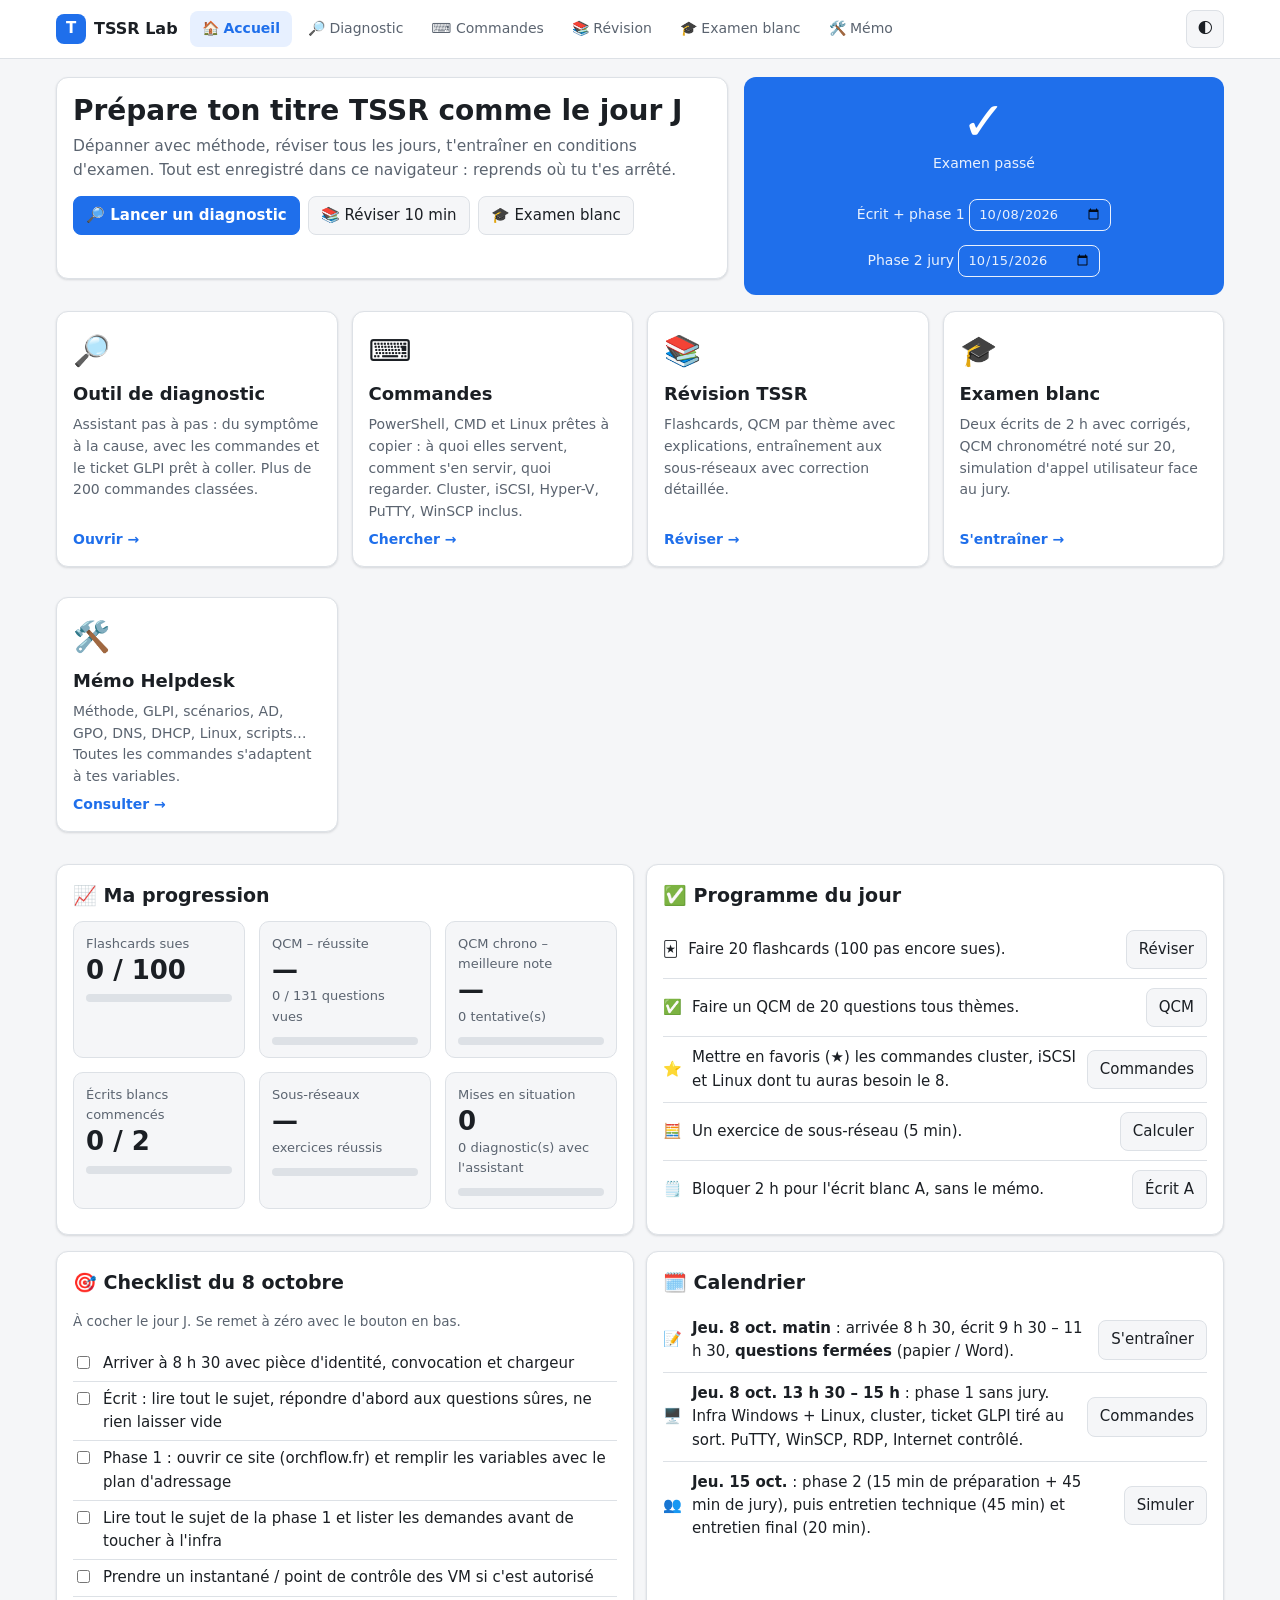
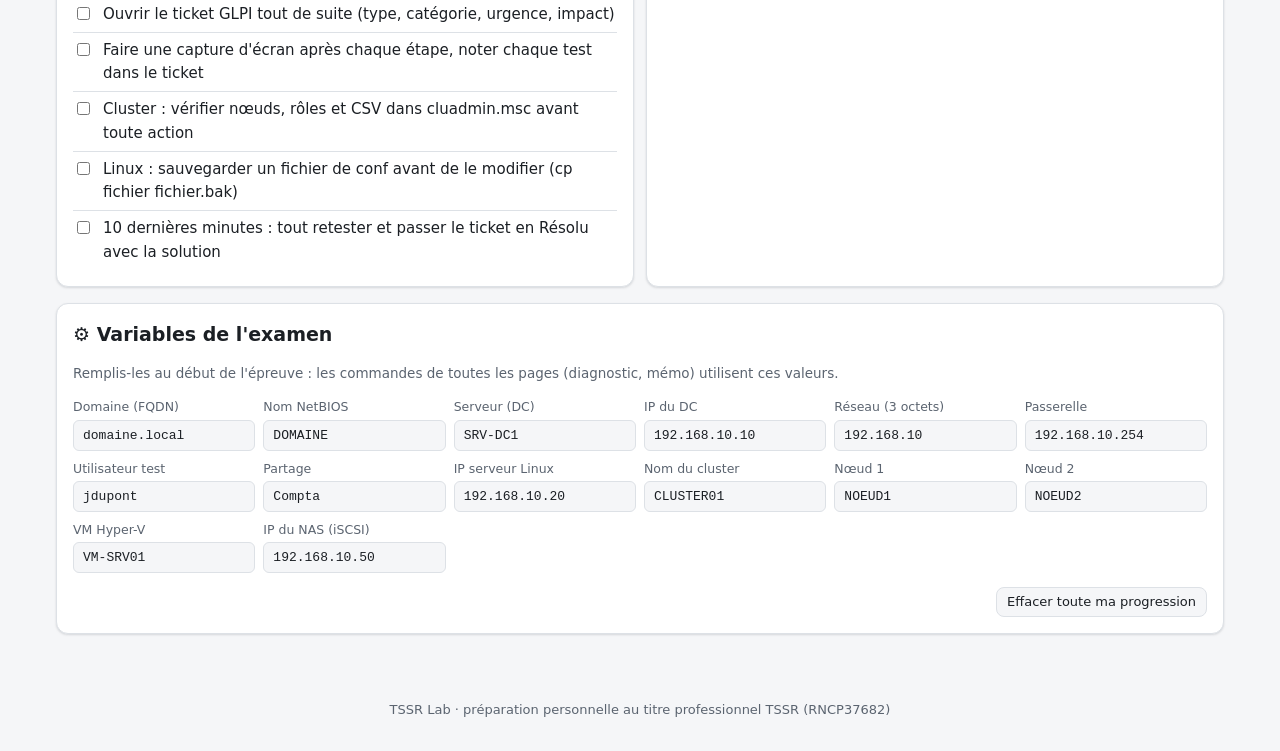
<file: index.html>
<!DOCTYPE html>
<html lang="fr">
<head>
<meta charset="utf-8">
<meta name="viewport" content="width=device-width, initial-scale=1, viewport-fit=cover">
<meta name="robots" content="noindex, nofollow, noarchive">
<title>TSSR Lab – Préparation au titre TSSR</title>
<link rel="stylesheet" href="assets/style.css">
<style>
.hero{display:grid;grid-template-columns:1.4fr 1fr;gap:16px;align-items:stretch;margin-bottom:16px}
.hero .intro h1{font-size:28px;margin:0 0 6px;line-height:1.2}
.hero .intro p{margin:0 0 14px;color:var(--muted);font-size:15.5px}
.count{display:flex;flex-direction:column;justify-content:center;align-items:center;text-align:center;background:var(--acc);color:var(--acc-txt);border-radius:var(--radius);padding:18px}
.count .big{font-size:54px;font-weight:800;line-height:1}
.count .lab{font-size:14px;opacity:.9;margin-top:4px}
.count input{margin-top:10px;background:transparent;color:inherit;border:1px solid currentColor;border-radius:8px;padding:4px 8px;font:inherit;font-size:13px;color-scheme:inherit}
@media (max-width:760px){.hero{grid-template-columns:1fr}}
.tiles{display:grid;grid-template-columns:repeat(auto-fit,minmax(240px,1fr));gap:14px;margin-bottom:16px}
.tile{display:flex;flex-direction:column;gap:6px;text-decoration:none;color:var(--txt);transition:transform .12s,border-color .12s}
.tile:hover{border-color:var(--acc);transform:translateY(-2px)}
.tile .ic{font-size:30px}
.tile h2{margin:0;font-size:18px}
.tile p{margin:0;color:var(--muted);font-size:14px;flex:1}
.tile .go{color:var(--acc);font-weight:600;font-size:14px}
.stats{display:grid;grid-template-columns:repeat(auto-fit,minmax(170px,1fr));gap:14px}
.stats .stat{background:var(--bg);border:1px solid var(--line);border-radius:10px;padding:12px}
.stats .prog{margin-top:8px}
.todo{list-style:none;padding:0;margin:0}
.todo li{display:flex;gap:10px;align-items:center;padding:9px 0;border-top:1px solid var(--line)}
.todo li:first-child{border-top:0}
.todo li .t{flex:1}
</style>
<script src="assets/app.js"></script>
</head>
<body>
<header id="site-head" data-page="accueil"></header>

<main>
  <div class="hero">
    <div class="card intro">
      <h1>Prépare ton titre TSSR comme le jour J</h1>
      <p>Dépanner avec méthode, réviser tous les jours, t'entraîner en conditions d'examen. Tout est enregistré dans ce navigateur : reprends où tu t'es arrêté.</p>
      <div class="bar">
        <a class="btn pri" href="diag.html">🔎 Lancer un diagnostic</a>
        <a class="btn" href="revision.html">📚 Réviser 10 min</a>
        <a class="btn" href="examen.html">🎓 Examen blanc</a>
      </div>
    </div>
    <div class="count">
      <div class="big" id="jx">J-?</div>
      <div class="lab" id="jlab">avant l'examen</div>
      <div class="lab" id="jlab2" style="margin-top:8px;font-weight:600"></div>
      <label class="lab" style="margin-top:6px">Écrit + phase 1 <input type="date" id="jdate" aria-label="Date de l'écrit et de la phase 1"></label>
      <label class="lab">Phase 2 jury <input type="date" id="jdate2" aria-label="Date de la phase 2"></label>
    </div>
  </div>

  <div class="tiles">
    <a class="card tile" href="diag.html">
      <span class="ic">🔎</span><h2>Outil de diagnostic</h2>
      <p>Assistant pas à pas : du symptôme à la cause, avec les commandes et le ticket GLPI prêt à coller. Plus de 200 commandes classées.</p>
      <span class="go">Ouvrir →</span>
    </a>
    <a class="card tile" href="commandes.html">
      <span class="ic">⌨️</span><h2>Commandes</h2>
      <p>PowerShell, CMD et Linux prêtes à copier : à quoi elles servent, comment s'en servir, quoi regarder. Cluster, iSCSI, Hyper-V, PuTTY, WinSCP inclus.</p>
      <span class="go">Chercher →</span>
    </a>
    <a class="card tile" href="revision.html">
      <span class="ic">📚</span><h2>Révision TSSR</h2>
      <p>Flashcards, QCM par thème avec explications, entraînement aux sous-réseaux avec correction détaillée.</p>
      <span class="go">Réviser →</span>
    </a>
    <a class="card tile" href="examen.html">
      <span class="ic">🎓</span><h2>Examen blanc</h2>
      <p>Deux écrits de 2 h avec corrigés, QCM chronométré noté sur 20, simulation d'appel utilisateur face au jury.</p>
      <span class="go">S'entraîner →</span>
    </a>
    <a class="card tile" href="memo.html">
      <span class="ic">🛠️</span><h2>Mémo Helpdesk</h2>
      <p>Méthode, GLPI, scénarios, AD, GPO, DNS, DHCP, Linux, scripts… Toutes les commandes s'adaptent à tes variables.</p>
      <span class="go">Consulter →</span>
    </a>
  </div>

  <div class="grid2">
    <div class="card">
      <h2>📈 Ma progression</h2>
      <div class="stats" id="stats"></div>
    </div>
    <div class="card">
      <h2>✅ Programme du jour</h2>
      <ul class="todo" id="todo"></ul>
    </div>
  </div>

  <div class="grid2">
    <div class="card">
      <h2>🎯 Checklist du 8 octobre</h2>
      <p class="muted">À cocher le jour J. Se remet à zéro avec le bouton en bas.</p>
      <div id="jj"></div>
    </div>
    <div class="card">
      <h2>🗓️ Calendrier</h2>
      <ul class="todo">
        <li><span>📝</span><span class="t"><b>Jeu. 8 oct. matin</b> : arrivée 8 h 30, écrit 9 h 30 – 11 h 30, <b>questions fermées</b> (papier / Word).</span><a class="btn sm" href="examen.html#chrono">S'entraîner</a></li>
        <li><span>🖥️</span><span class="t"><b>Jeu. 8 oct. 13 h 30 – 15 h</b> : phase 1 sans jury. Infra Windows + Linux, cluster, ticket GLPI tiré au sort. PuTTY, WinSCP, RDP, Internet contrôlé.</span><a class="btn sm" href="commandes.html">Commandes</a></li>
        <li><span>👥</span><span class="t"><b>Jeu. 15 oct.</b> : phase 2 (15 min de préparation + 45 min de jury), puis entretien technique (45 min) et entretien final (20 min).</span><a class="btn sm" href="examen.html#oral">Simuler</a></li>
      </ul>
    </div>
  </div>

  <div class="card">
    <h2>⚙️ Variables de l'examen</h2>
    <p class="muted">Remplis-les au début de l'épreuve : les commandes de toutes les pages (diagnostic, mémo) utilisent ces valeurs.</p>
    <div class="vars" id="vars"></div>
    <div class="bar" style="margin-top:14px">
      <span class="spacer"></span>
      <button class="sm" id="resetAll">Effacer toute ma progression</button>
    </div>
  </div>
</main>
<footer class="site-foot">TSSR Lab · préparation personnelle au titre professionnel TSSR (RNCP37682)</footer>

<script src="assets/data-fc.js"></script>
<script src="assets/data-qcm.js"></script>
<script>
(function(){
  const {load, store, loadJ, esc, fmt, ask, toast, VAR_DEFAULTS} = TSSR;

  // ---- Compte à rebours ----
  const jd = document.getElementById('jdate'), jd2 = document.getElementById('jdate2');
  const daysTo = d => Math.ceil((new Date(d + 'T00:00:00') - new Date(new Date().toDateString())) / 864e5);
  const longDate = d => new Date(d + 'T08:00:00').toLocaleDateString('fr-FR', {weekday:'long', day:'numeric', month:'long'});
  function countdown(){
    const d1 = TSSR.examDate(), d2 = load('examDate2') || '2026-10-15';
    jd.value = d1; jd2.value = d2;
    const n1 = daysTo(d1), n2 = daysTo(d2);
    const big = document.getElementById('jx'), lab = document.getElementById('jlab'), lab2 = document.getElementById('jlab2');
    if(n1 > 0){ big.textContent = 'J-' + n1; lab.textContent = `avant l'écrit et la phase 1 (${longDate(d1)})`; lab2.textContent = n2 > 0 ? `Phase 2 avec le jury : J-${n2} (${longDate(d2)})` : ''; }
    else if(n1 === 0){ big.textContent = 'Jour J'; lab.textContent = 'Écrit ce matin, phase 1 cet après-midi. Tu es prêt(e) !'; lab2.textContent = n2 > 0 ? `Phase 2 : J-${n2}` : ''; }
    else if(n2 > 0){ big.textContent = 'J-' + n2; lab.textContent = `avant la phase 2 avec le jury (${longDate(d2)})`; lab2.textContent = 'Écrit et phase 1 : faits ✓'; }
    else if(n2 === 0){ big.textContent = 'Jour J'; lab.textContent = 'Phase 2 et entretiens aujourd\'hui. Bon courage !'; lab2.textContent = ''; }
    else { big.textContent = '✓'; lab.textContent = 'Examen passé'; lab2.textContent = ''; }
  }
  jd.onchange = () => { if(jd.value){ store('examDate', jd.value); countdown(); plan(); } };
  jd2.onchange = () => { if(jd2.value){ store('examDate2', jd2.value); countdown(); } };
  countdown();

  // ---- Checklist du jour J ----
  const JJ = [
    "Arriver à 8 h 30 avec pièce d'identité, convocation et chargeur",
    "Écrit : lire tout le sujet, répondre d'abord aux questions sûres, ne rien laisser vide",
    "Phase 1 : ouvrir ce site (orchflow.fr) et remplir les variables avec le plan d'adressage",
    "Lire tout le sujet de la phase 1 et lister les demandes avant de toucher à l'infra",
    "Prendre un instantané / point de contrôle des VM si c'est autorisé",
    "Ouvrir le ticket GLPI tout de suite (type, catégorie, urgence, impact)",
    "Faire une capture d'écran après chaque étape, noter chaque test dans le ticket",
    "Cluster : vérifier nœuds, rôles et CSV dans cluadmin.msc avant toute action",
    "Linux : sauvegarder un fichier de conf avant de le modifier (cp fichier fichier.bak)",
    "10 dernières minutes : tout retester et passer le ticket en Résolu avec la solution",
  ];
  const jjState = loadJ('jj_check', {});
  const jjBox = document.getElementById('jj');
  jjBox.innerHTML = JJ.map((x, i) => `<label style="display:flex;gap:10px;align-items:flex-start;padding:6px 0;border-top:${i ? '1px solid var(--line)' : '0'};cursor:pointer">
    <input type="checkbox" data-i="${i}" ${jjState[i] ? 'checked' : ''} style="margin-top:4px"><span>${esc(x)}</span></label>`).join('');
  jjBox.querySelectorAll('input').forEach(c => c.onchange = () => { jjState[c.dataset.i] = c.checked; TSSR.saveJ('jj_check', jjState); });

  // ---- Progression ----
  const marks = loadJ('rev_fc', {});
  const fcKnown = Object.values(marks).filter(x => x === 'k').length;
  const fcReview = Object.values(marks).filter(x => x === 'r').length;
  const qs = loadJ('qcm_stats', {});
  let qOk = 0, qTot = 0; Object.values(qs).forEach(x => { qOk += x.ok; qTot += x.ok + x.ko; });
  const qSeen = Object.keys(qs).length;
  const hist = loadJ('exam_hist', []);
  const best = hist.length ? Math.max(...hist.map(x => x.on20)) : null;
  const eA = loadJ('exam_A', null), eB = loadJ('exam_B', null);
  const sn = loadJ('sn_score', {ok:0, n:0});
  const oral = loadJ('oral_hist', []);
  const diag = loadJ('diag_hist', []);
  const weak = Object.keys(qs).filter(k => qs[k].ko > 0 && qs[k].ko >= qs[k].ok).length;

  const S = [
    ['Flashcards sues', `${fcKnown} / ${FC.length}`, fcKnown / FC.length],
    ['QCM – réussite', qTot ? Math.round(qOk / qTot * 100) + ' %' : '—', qTot ? qOk / qTot : 0, `${qSeen} / ${QCM.length} questions vues`],
    ['QCM chrono – meilleure note', best != null ? fmt(best) + ' / 20' : '—', best != null ? best / 20 : 0, `${hist.length} tentative(s)`],
    ['Écrits blancs commencés', [eA, eB].filter(e => e && e.written).length + ' / 2', ([eA, eB].reduce((a, e) => a + (e ? e.written / e.n : 0), 0)) / 2,
      [eA && eA.written ? 'A : ' + fmt(eA.s / eA.total * 20) + '/20' : '', eB && eB.written ? 'B : ' + fmt(eB.s / eB.total * 20) + '/20' : ''].filter(Boolean).join(' · ')],
    ['Sous-réseaux', sn.n ? `${sn.ok} / ${sn.n}` : '—', sn.n ? sn.ok / sn.n : 0, 'exercices réussis'],
    ['Mises en situation', String(oral.length), Math.min(1, oral.length / 5), `${diag.length} diagnostic(s) avec l'assistant`],
  ];
  document.getElementById('stats').innerHTML = S.map(s => `<div class="stat"><span>${s[0]}</span><b>${s[1]}</b>
    ${s[3] ? `<span>${esc(s[3])}</span>` : ''}<div class="prog ${s[2] >= .7 ? 'ok' : ''}"><i style="width:${Math.round(s[2] * 100)}%"></i></div></div>`).join('');

  // ---- Programme du jour (suggestions selon la progression) ----
  function plan(){
    const days = Math.ceil((new Date(TSSR.examDate() + 'T00:00:00') - new Date(new Date().toDateString())) / 864e5);
    const T = [];
    if(days === 1) T.push(['🌙', "Veille d'examen : relire la méthode et le script d'appel du mémo, pas de nouveau contenu.", 'memo.html#examen', 'Mémo']);
    if(fcReview) T.push(['🃏', `Revoir les ${fcReview} flashcard${fcReview > 1 ? 's' : ''} marquée${fcReview > 1 ? 's' : ''} « à revoir ».`, 'revision.html#fc', 'Réviser']);
    else if(fcKnown < FC.length) T.push(['🃏', `Faire 20 flashcards (${FC.length - fcKnown} pas encore sues).`, 'revision.html#fc', 'Réviser']);
    if(weak) T.push(['🎯', `Reprendre tes ${weak} question${weak > 1 ? 's' : ''} de QCM ratée${weak > 1 ? 's' : ''}.`, 'revision.html#qcm', 'QCM']);
    else T.push(['✅', 'Faire un QCM de 20 questions tous thèmes.', 'revision.html#qcm', 'QCM']);
    if(!loadJ('cmd_favs', []).length) T.push(['⭐', 'Mettre en favoris (★) les commandes cluster, iSCSI et Linux dont tu auras besoin le 8.', 'commandes.html#clu', 'Commandes']);
    T.push(['🧮', 'Un exercice de sous-réseau (5 min).', 'revision.html#sn', 'Calculer']);
    if(!(eA && eA.written)) T.push(['🗒️', "Bloquer 2 h pour l'écrit blanc A, sans le mémo.", 'examen.html#A', 'Écrit A']);
    else if(!(eB && eB.written)) T.push(['🗒️', "Bloquer 2 h pour l'écrit blanc B.", 'examen.html#B', 'Écrit B']);
    else T.push(['⏱️', 'Un QCM chronométré de 40 questions.', 'examen.html#chrono', 'Chrono']);
    T.push(['🎭', "Une simulation d'appel utilisateur, à voix haute.", 'examen.html#oral', 'Simuler']);
    document.getElementById('todo').innerHTML = T.slice(0, 5).map(t => `<li><span>${t[0]}</span><span class="t">${esc(t[1])}</span><a class="btn sm" href="${t[2]}">${t[3]}</a></li>`).join('');
  }
  plan();

  // ---- Variables ----
  TSSR.varsPanel(document.getElementById('vars'));

  document.getElementById('resetAll').onclick = () => ask('Effacer toute ta progression (flashcards, QCM, examens, réponses aux écrits) ? Les variables et le thème sont conservés.', 'Tout effacer').then(ok => {
    if(!ok) return;
    ['rev_fc', 'qcm_stats', 'qcm_hist', 'exam_hist', 'exam_A', 'exam_B', 'rev_A', 'rev_B', 'tm_A', 'tm_B', 'sn_score', 'oral_hist', 'diag_hist', 'jj_check'].forEach(k => { try{ localStorage.removeItem(k); }catch(e){} });
    toast('Progression effacée'); setTimeout(() => location.reload(), 600);
  });
})();
</script>
</body>
</html>
</file>
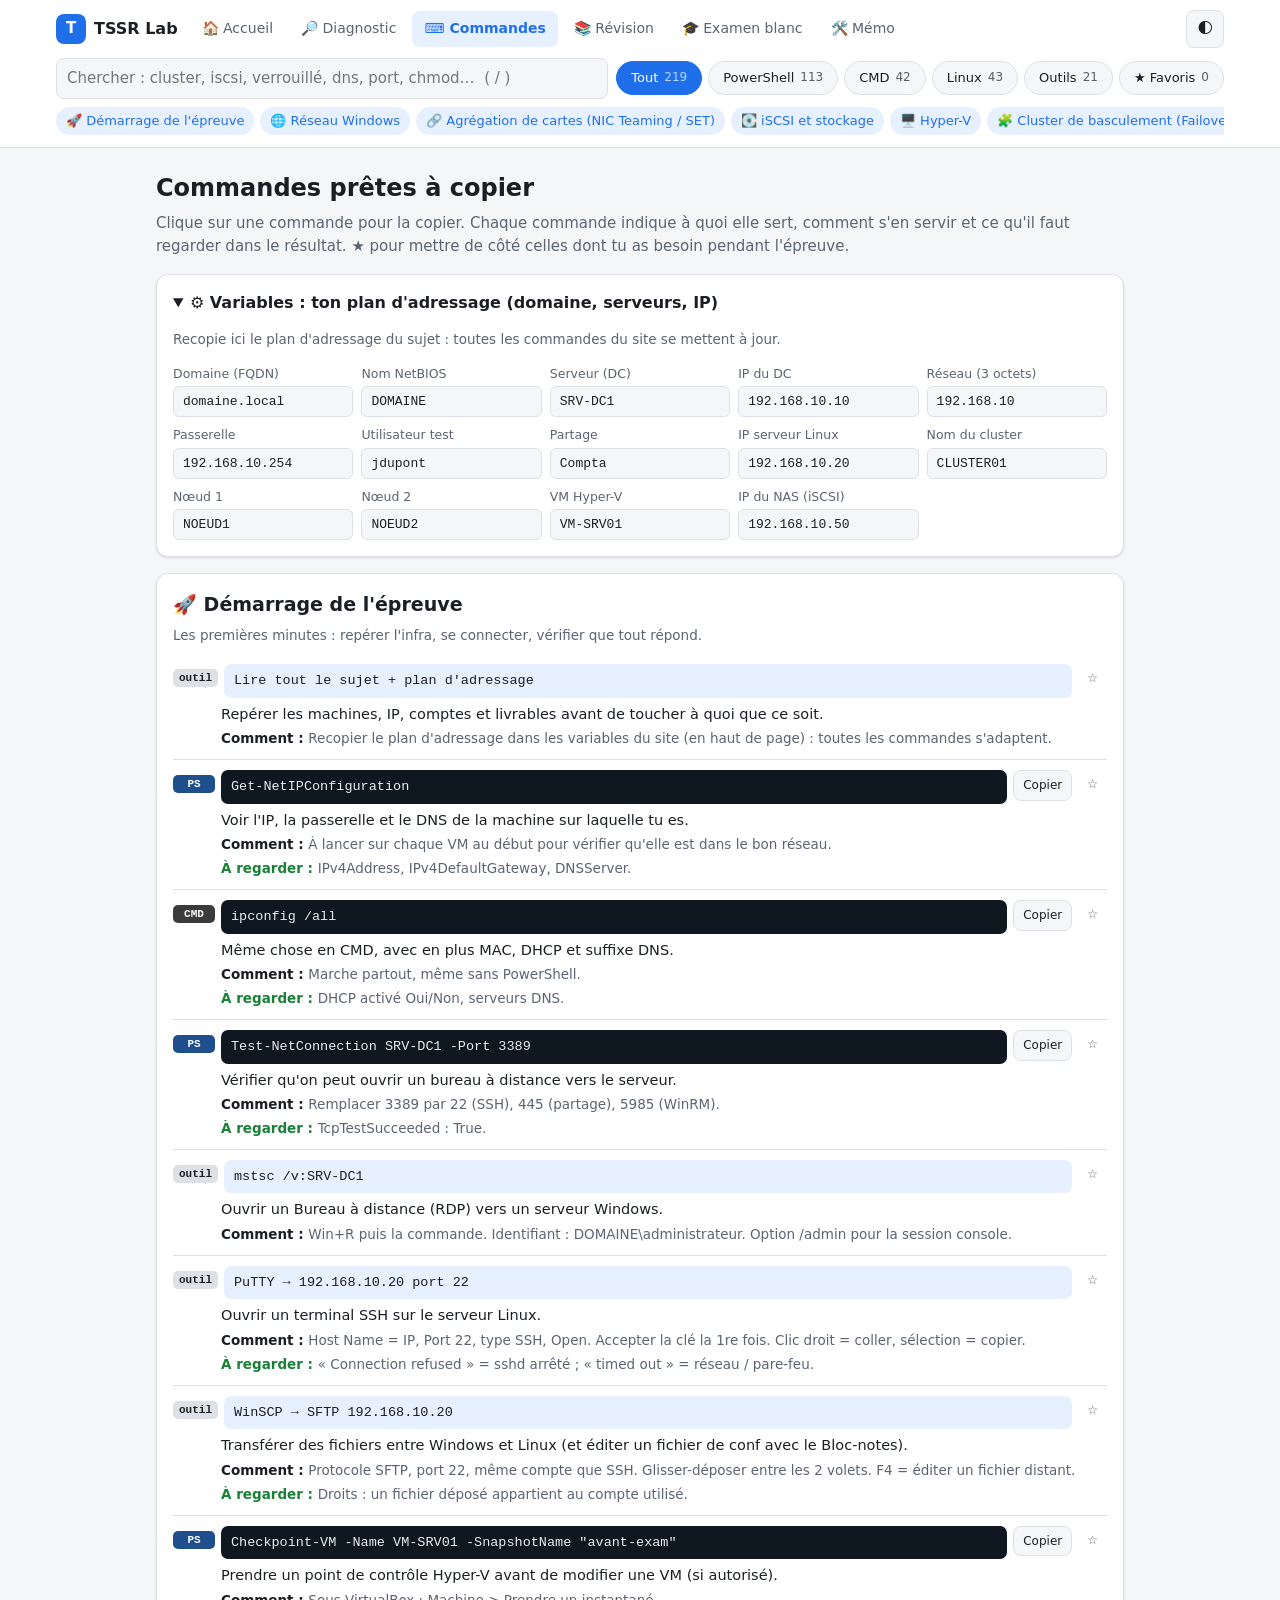
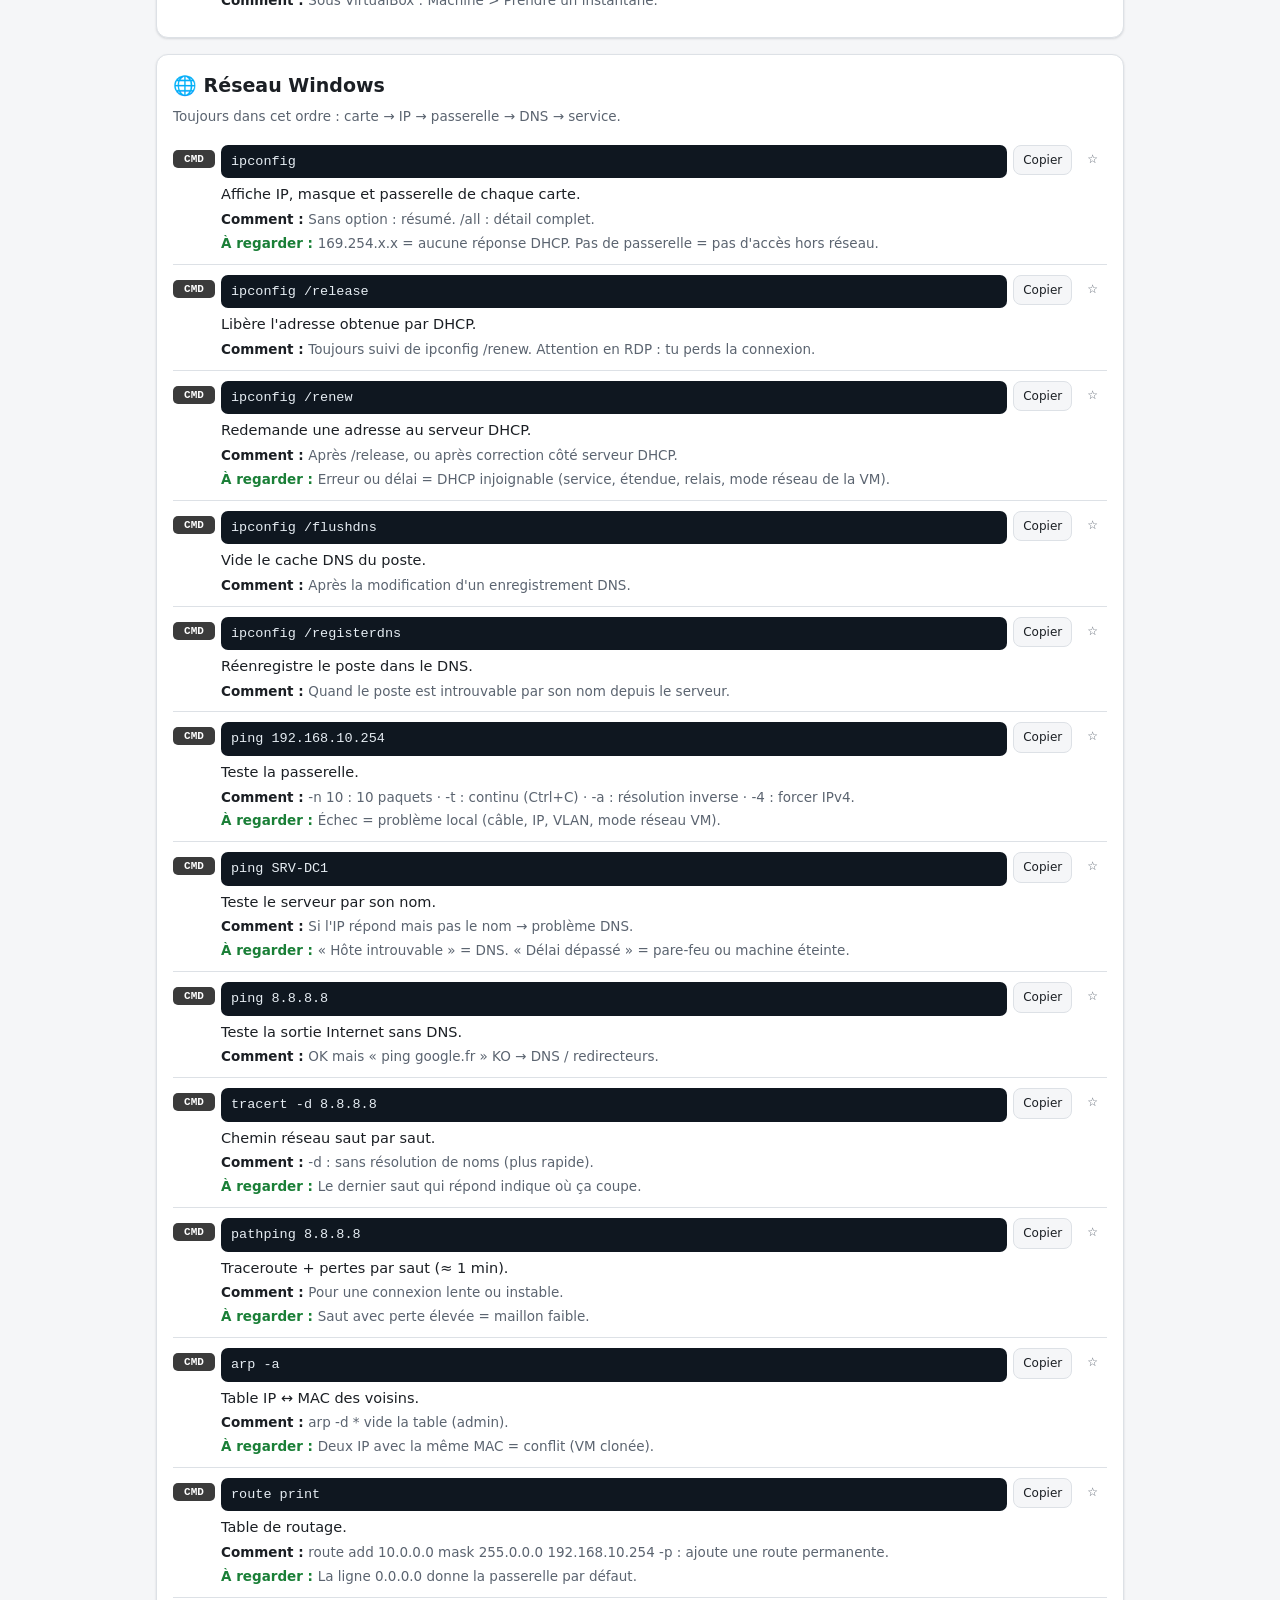
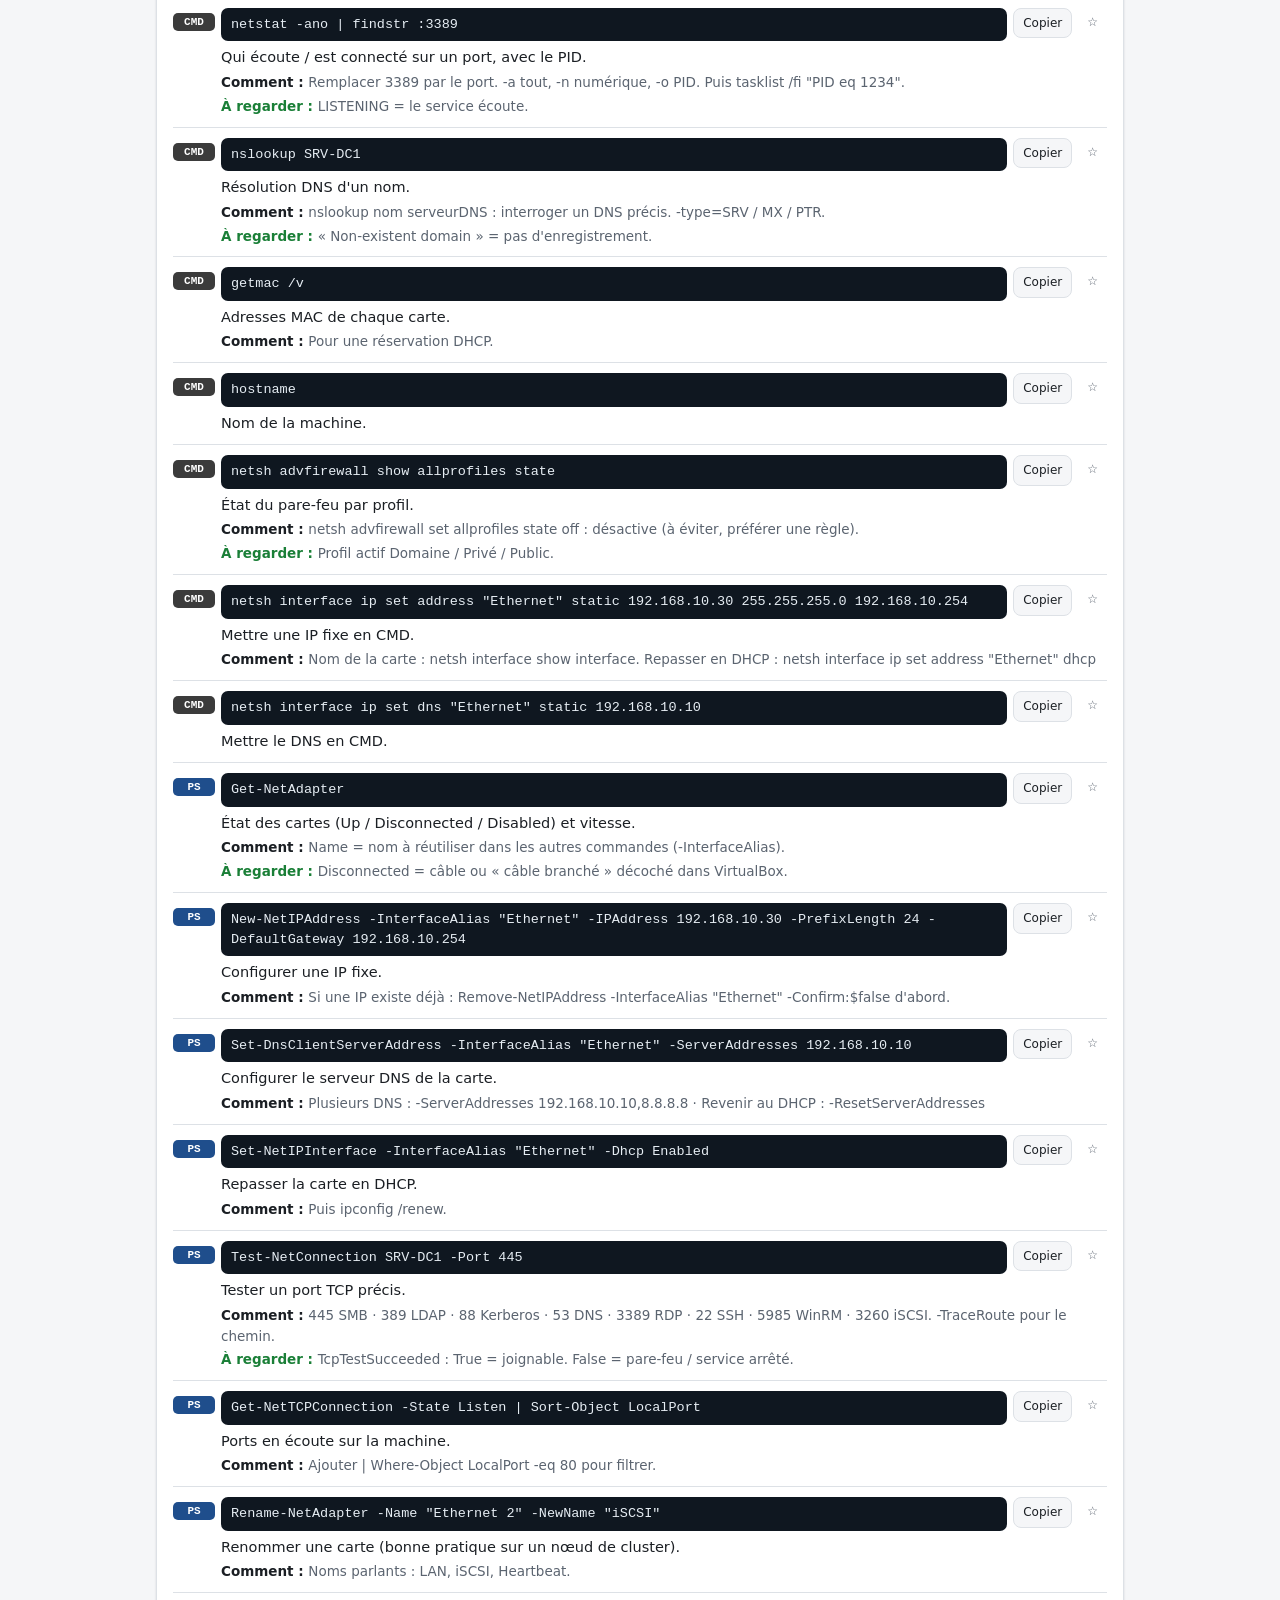
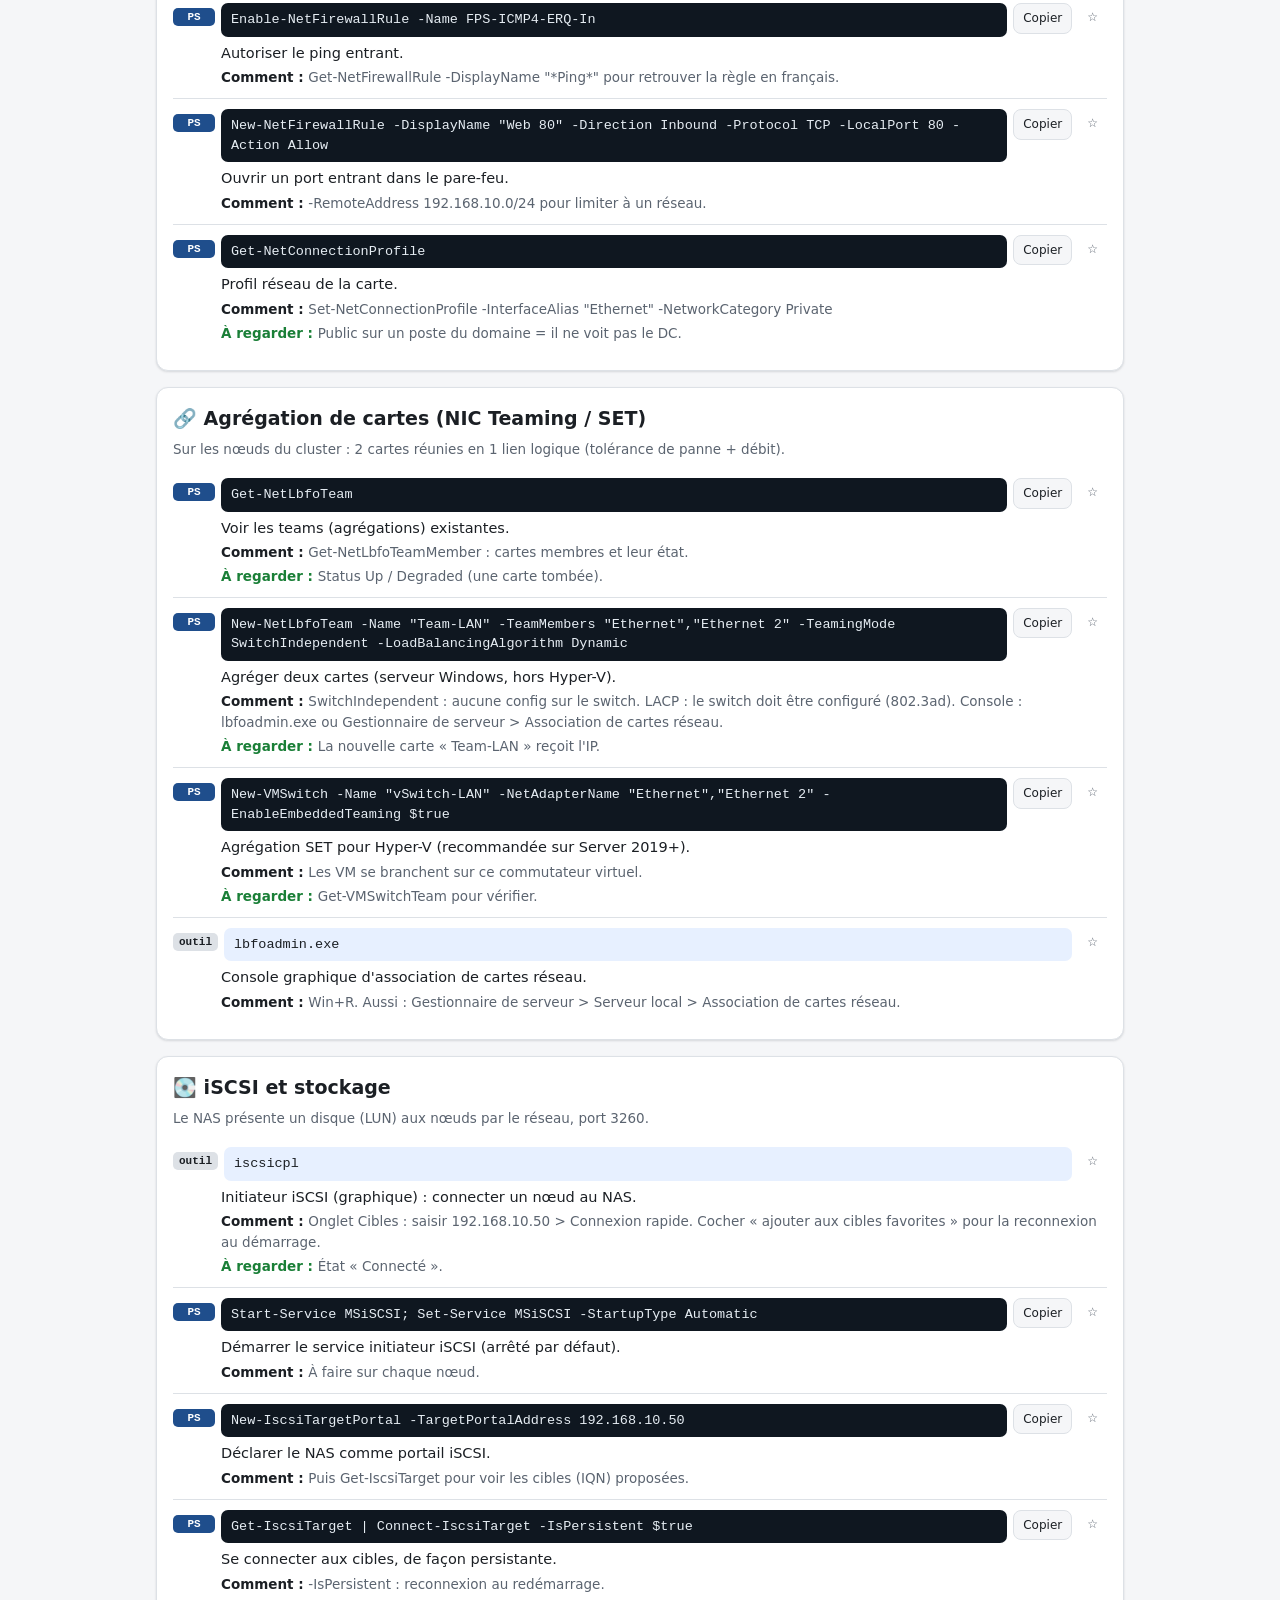
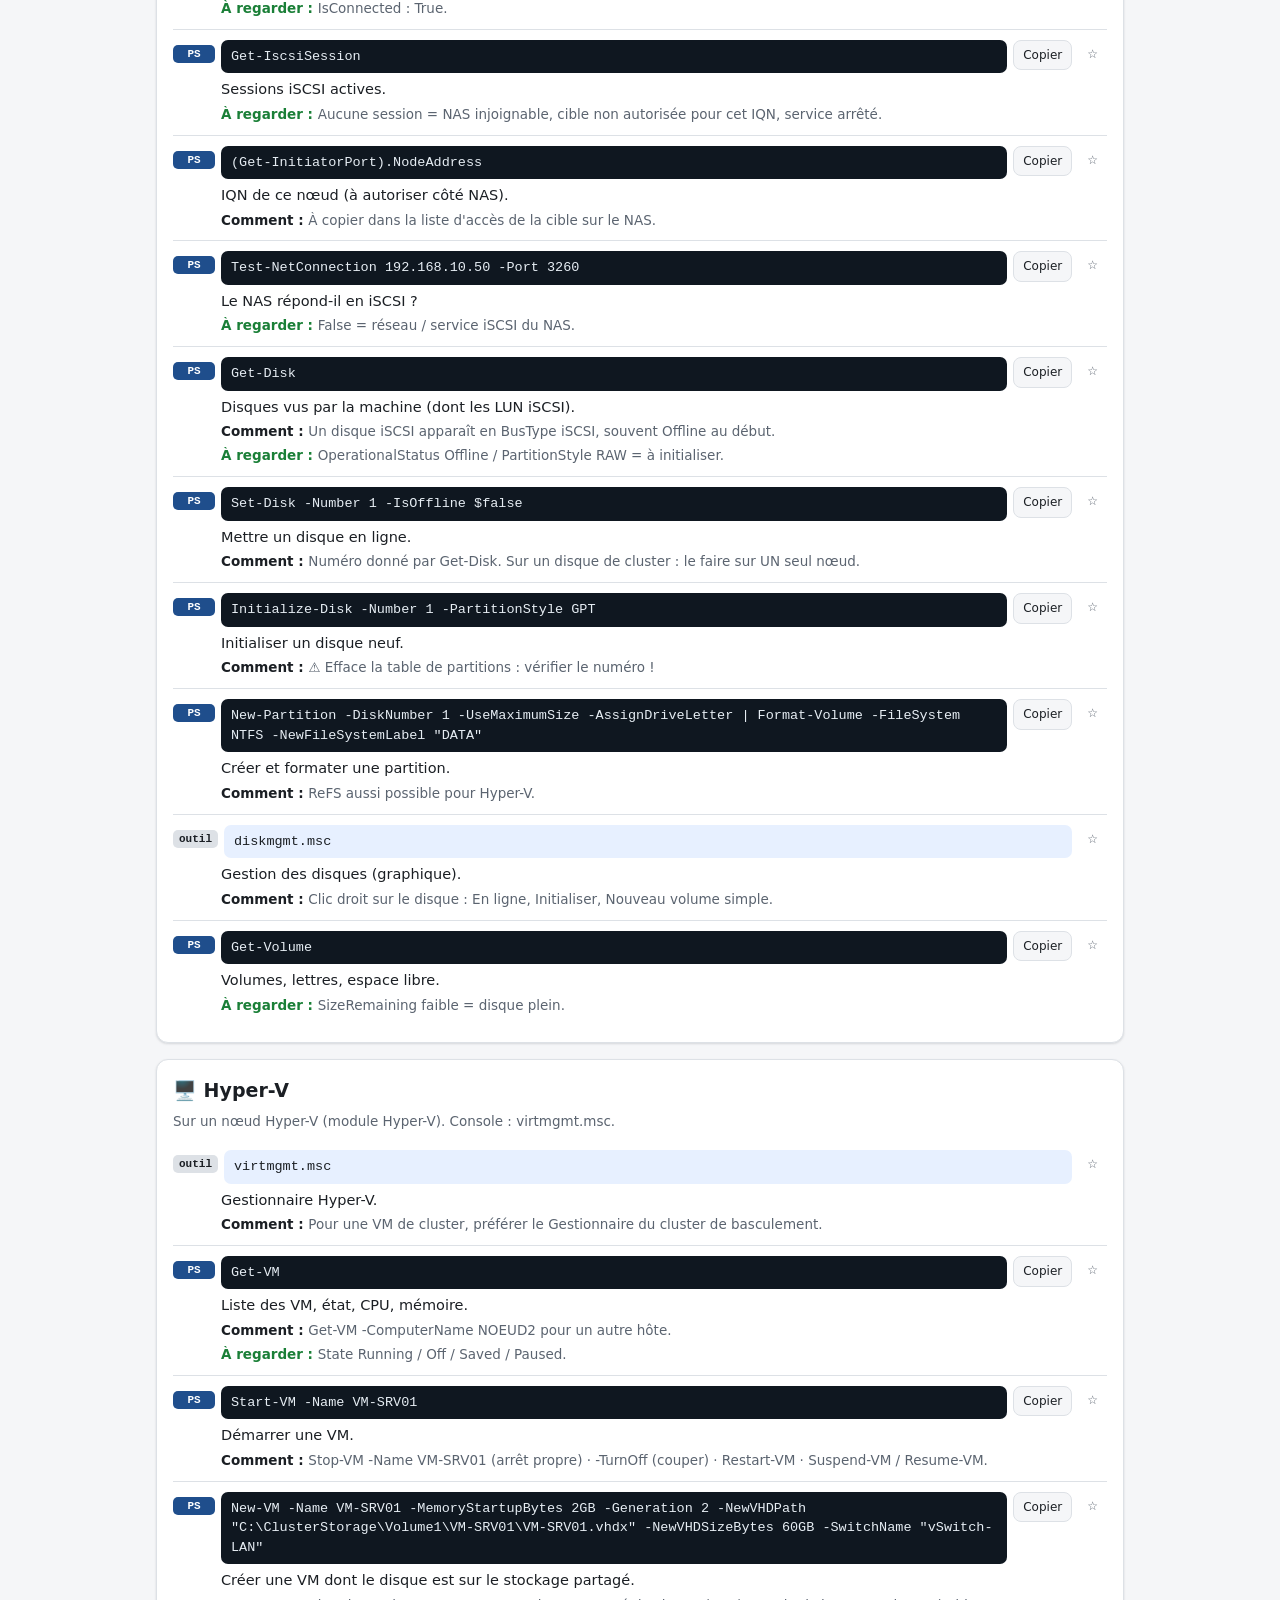
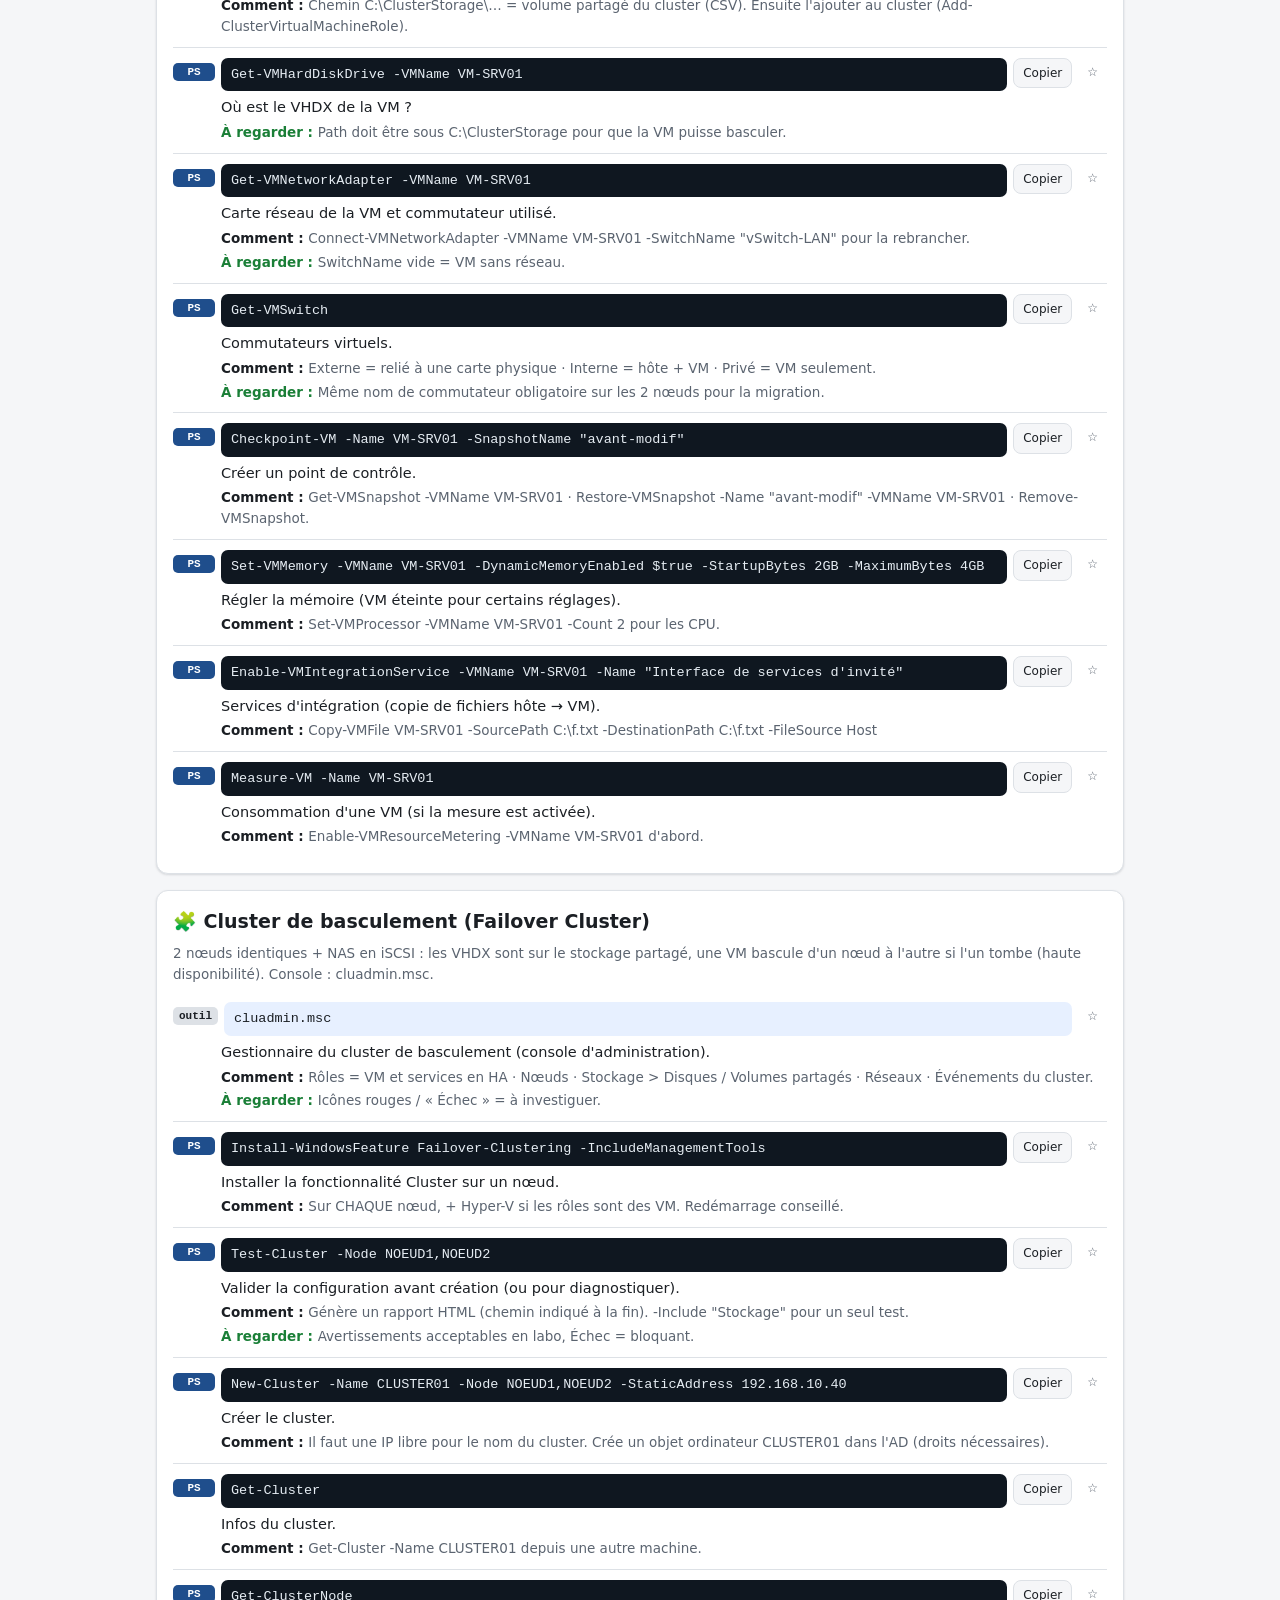
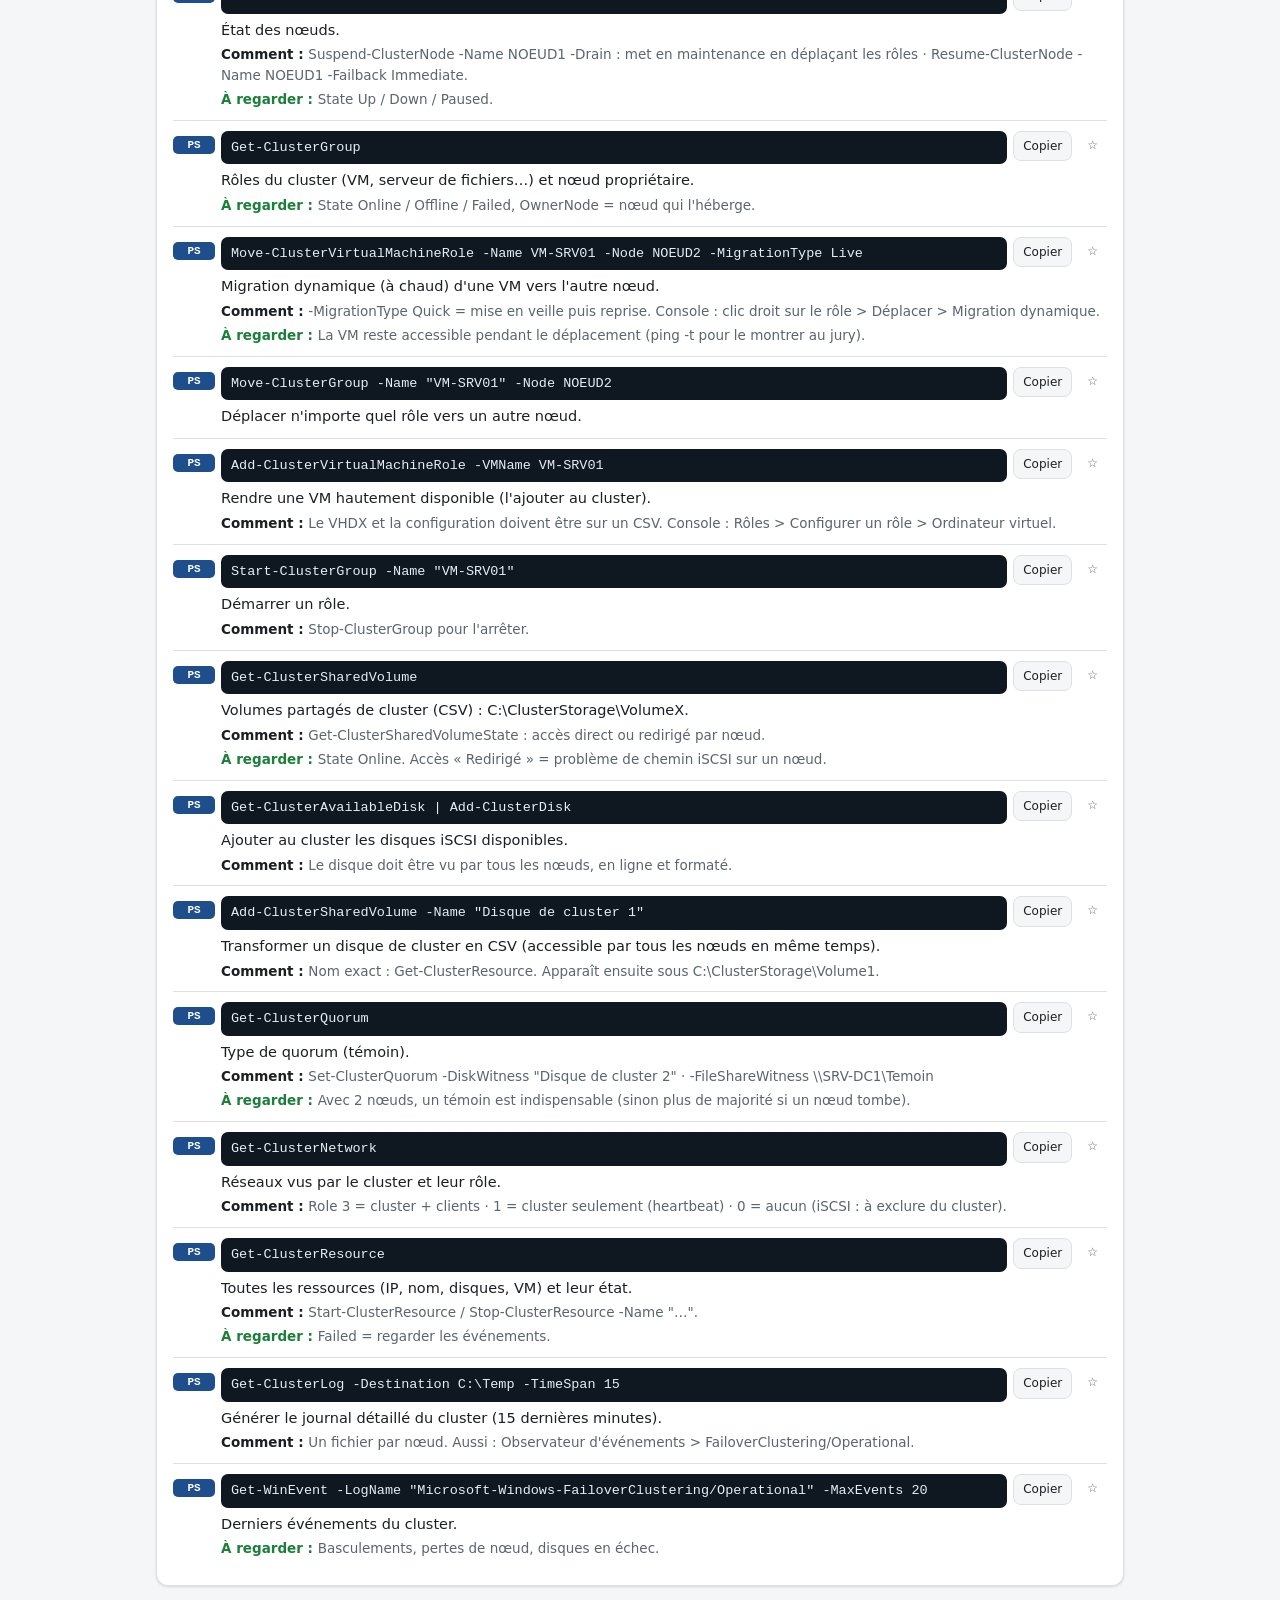
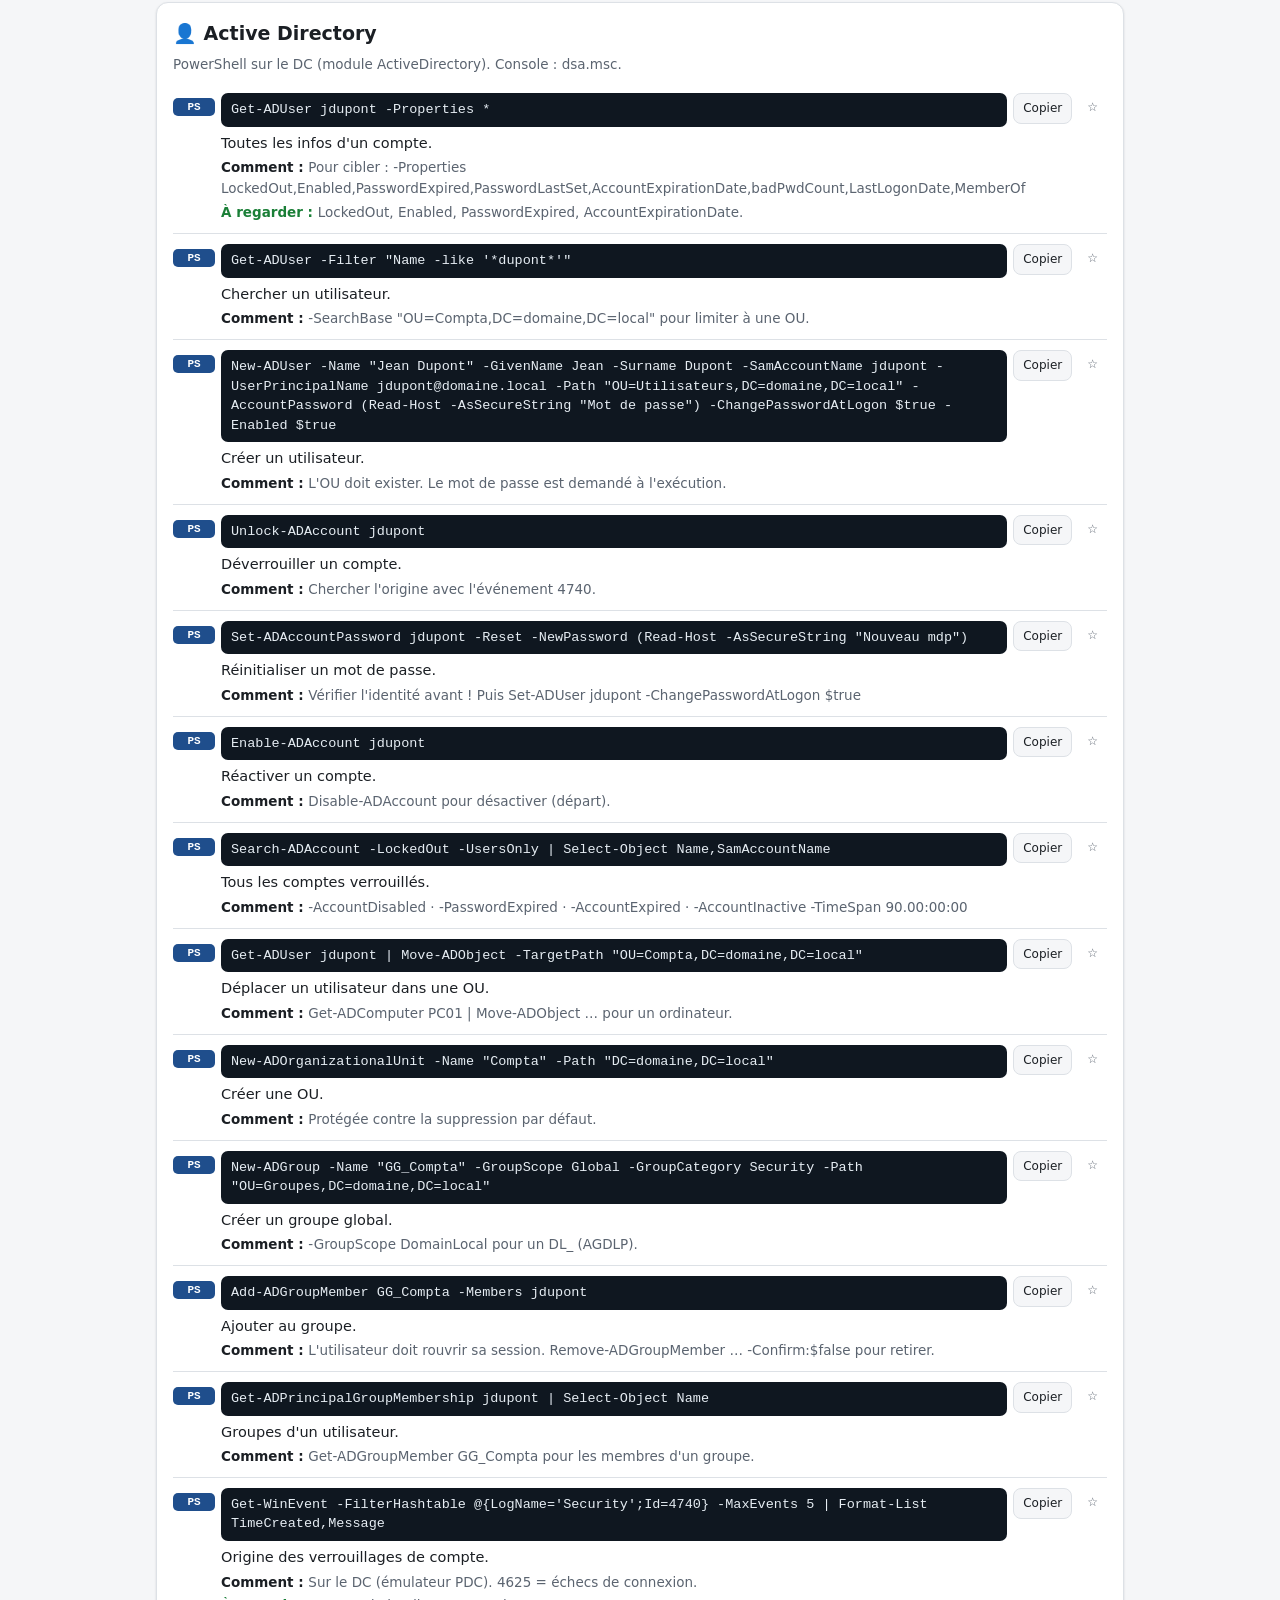
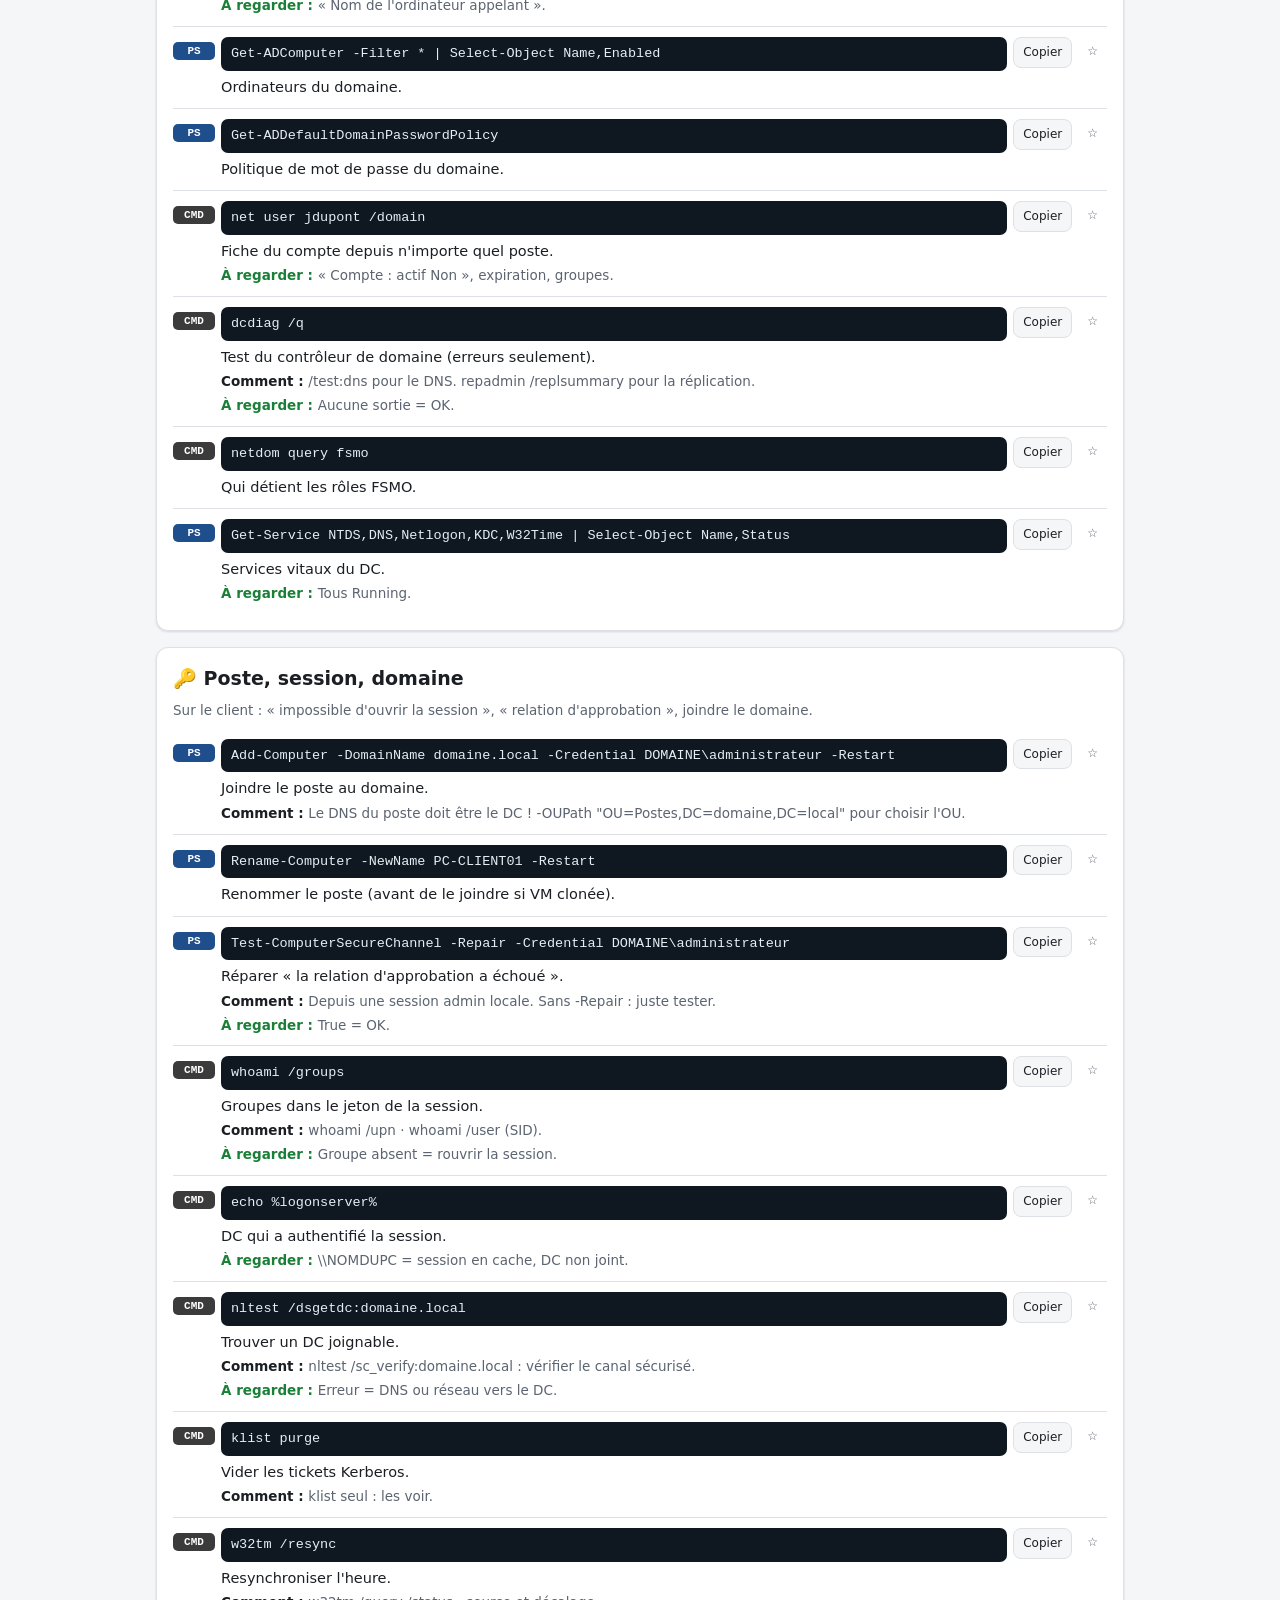
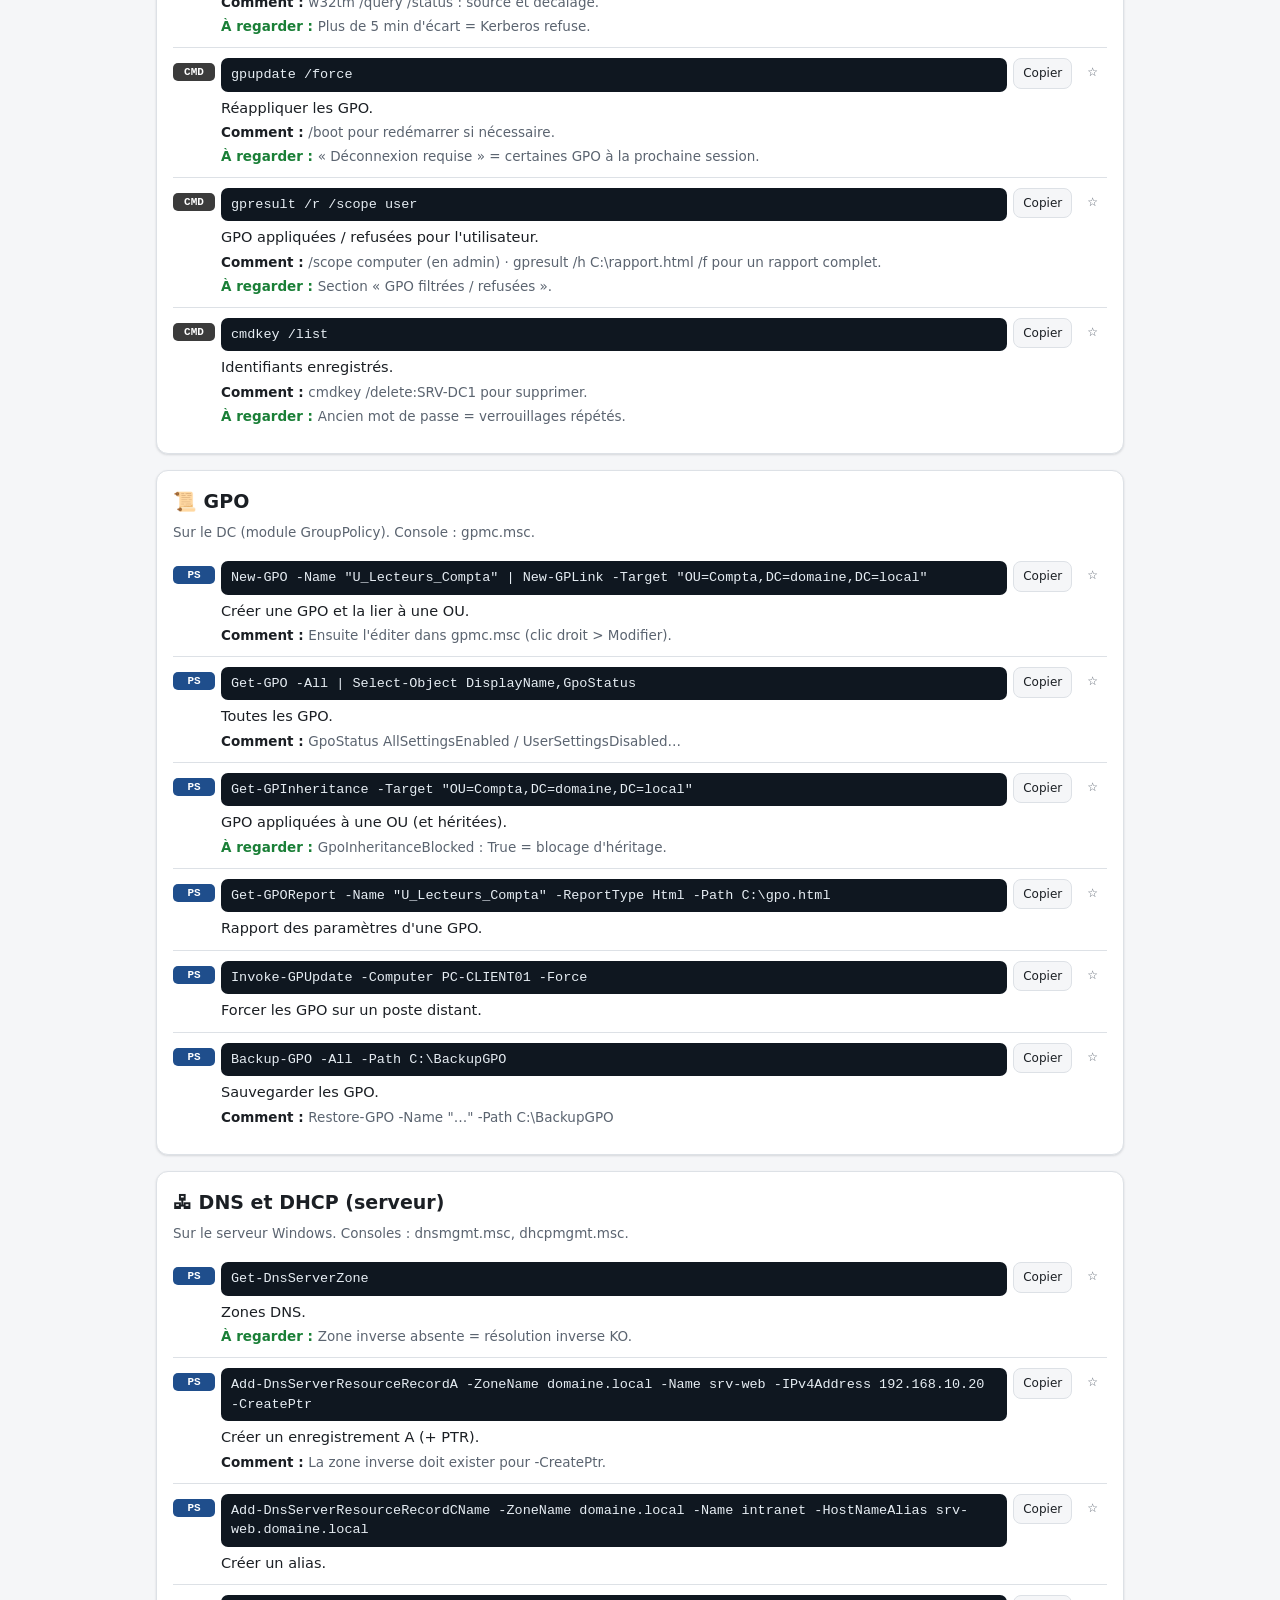
<file: commandes.html>
<!DOCTYPE html>
<html lang="fr">
<head>
<meta charset="utf-8">
<meta name="viewport" content="width=device-width, initial-scale=1, viewport-fit=cover">
<meta name="robots" content="noindex, nofollow, noarchive">
<title>Commandes – TSSR Lab</title>
<link rel="stylesheet" href="assets/style.css">
<style>
html{scroll-padding-top:175px}
.shells button{font-size:13px}
.shells button .n{opacity:.7;font-size:12px}
.sec h2{display:flex;align-items:center;gap:8px}
.sec p.intro{margin:-4px 0 8px;color:var(--muted);font-size:13.5px}
.c{padding:10px 0;border-top:1px solid var(--line)}
.c:first-of-type{border-top:0}
.c .top{display:flex;gap:6px;align-items:flex-start}
.c code.cmd{flex:1;background:var(--code);color:var(--code-txt);padding:7px 10px;border-radius:7px;font:13.5px/1.45 ui-monospace,Consolas,"Cascadia Mono",monospace;white-space:pre-wrap;word-break:break-word;cursor:copy}
.c.tool code.cmd{background:var(--acc-soft);color:var(--txt);cursor:default}
.c .top button{flex:none;font-size:12px;padding:5px 9px}
.c .star{border:0;background:none;font-size:17px;padding:3px 4px;color:var(--muted)}
.c .star.on{color:#e3b341}
.sh{flex:none;font:600 11px ui-monospace,Consolas,monospace;padding:3px 6px;border-radius:5px;margin-top:5px;min-width:42px;text-align:center}
.sh.ps{background:#1f4e8c;color:#fff}.sh.cmd{background:#3b3b3b;color:#fff}.sh.lin{background:#d97706;color:#fff}.sh.tool{background:var(--line);color:var(--txt)}
.c .d{margin:5px 0 0 48px;font-size:14.5px}
.c .u{margin:3px 0 0 48px;font-size:13.5px;color:var(--muted)}
.c .u::before{content:"Comment : ";font-weight:600;color:var(--txt)}
.c .l{margin:3px 0 0 48px;font-size:13.5px;color:var(--muted)}
.c .l::before{content:"À regarder : ";font-weight:600;color:var(--ok)}
@media (max-width:600px){.c .d,.c .u,.c .l{margin-left:0}.sh{min-width:0}}
.empty{text-align:center;color:var(--muted);padding:30px}
#varsBox summary{font-size:16px}
</style>
<script src="assets/app.js"></script>
</head>
<body>
<header id="site-head" data-page="cmds">
  <input id="q" data-search type="search" placeholder="Chercher : cluster, iscsi, verrouillé, dns, port, chmod…  ( / )" autocomplete="off" style="flex:1;min-width:220px">
  <div class="tabs shells" id="shells">
    <button data-sh="" class="on">Tout</button>
    <button data-sh="ps">PowerShell</button>
    <button data-sh="cmd">CMD</button>
    <button data-sh="lin">Linux</button>
    <button data-sh="tool">Outils</button>
    <button data-sh="fav">★ Favoris</button>
  </div>
  <nav class="chips" id="nav" style="width:100%"></nav>
</header>

<main class="narrow">
  <div class="pagehead">
    <h1>Commandes prêtes à copier</h1>
    <p>Clique sur une commande pour la copier. Chaque commande indique à quoi elle sert, comment s'en servir et ce qu'il faut regarder dans le résultat. ★ pour mettre de côté celles dont tu as besoin pendant l'épreuve.</p>
  </div>
  <details class="card" id="varsBox">
    <summary>⚙️ Variables : ton plan d'adressage (domaine, serveurs, IP)</summary>
    <p class="muted">Recopie ici le plan d'adressage du sujet : toutes les commandes du site se mettent à jour.</p>
    <div class="vars" id="vars"></div>
  </details>
  <div id="list"></div>
  <p class="muted" style="text-align:center">Ordre de dépannage conseillé : physique → IP → passerelle → DNS → domaine → droits → service. Pas trouvé ? Dis-le au jury : « je vérifie la syntaxe sur la documentation Microsoft ».</p>
</main>

<script src="assets/data-cmds.js"></script>
<script>
(function(){
  const {load, store, loadJ, saveJ, copy, esc, fill, vars, norm} = TSSR;
  const SH = {ps:'PS', cmd:'CMD', lin:'bash', tool:'outil'};

  // ---- Lecture de la base ----
  const sections = [];
  let cur = null;
  CMDS_TXT.split('\n').forEach(line => {
    line = line.replace(/\r$/, '');
    if(!line.trim()) return;
    if(line.startsWith('## ')){
      const [id, title, intro] = line.slice(3).split(' | ');
      cur = {id:id.trim(), title:title.trim(), intro:(intro || '').trim(), items:[]}; sections.push(cur); return;
    }
    const p = line.split('¦').map(s => s.trim());
    cur.items.push({sh:p[0], c:p[1], d:p[2] || '', u:p[3] || '', l:p[4] || '', key:cur.id + '|' + p[1]});
  });

  // ---- Variables ----
  const vb = document.getElementById('vars');
  TSSR.varsPanel(vb, null, render);
  if(!load('cmds_vars_seen')){ document.getElementById('varsBox').open = true; store('cmds_vars_seen', '1'); }

  // ---- Favoris ----
  const favs = new Set(loadJ('cmd_favs', []));
  let shell = load('cmd_shell') || '';

  // ---- Compteurs par shell ----
  function counts(){
    const n = {'':0, ps:0, cmd:0, lin:0, tool:0, fav:favs.size};
    sections.forEach(s => s.items.forEach(i => { n['']++; n[i.sh]++; }));
    document.querySelectorAll('#shells button').forEach(b => {
      const base = b.textContent.replace(/\s*\d+$/, '');
      b.innerHTML = esc(base) + ` <span class="n">${n[b.dataset.sh]}</span>`;
      b.classList.toggle('on', b.dataset.sh === shell);
    });
  }

  function render(){
    const v = vars(), q = norm(document.getElementById('q').value.trim());
    const list = document.getElementById('list'), nav = document.getElementById('nav');
    let html = '', chips = '', total = 0;
    sections.forEach(s => {
      const items = s.items.filter(i => {
        if(shell === 'fav' ? !favs.has(i.key) : (shell && i.sh !== shell)) return false;
        if(q && norm([i.c, i.d, i.u, i.l, s.title].join(' ')).indexOf(q) < 0) return false;
        return true;
      });
      if(!items.length) return;
      total += items.length;
      chips += `<a href="#${s.id}">${esc(s.title)}</a>`;
      html += `<section class="card sec" id="${s.id}"><h2>${esc(s.title)}</h2>${s.intro && !q ? `<p class="intro">${esc(fill(s.intro, v))}</p>` : ''}` +
        items.map(i => `<div class="c ${i.sh}" data-k="${esc(i.key)}">
          <div class="top"><span class="sh ${i.sh}">${SH[i.sh] || i.sh}</span>
            <code class="cmd"${i.sh !== 'tool' ? ' title="Cliquer pour copier"' : ''}>${esc(fill(i.c, v))}</code>
            ${i.sh !== 'tool' ? '<button class="cp">Copier</button>' : ''}
            <button class="star${favs.has(i.key) ? ' on' : ''}" title="Favori" aria-label="Favori">${favs.has(i.key) ? '★' : '☆'}</button></div>
          ${i.d ? `<div class="d">${esc(fill(i.d, v))}</div>` : ''}
          ${i.u ? `<div class="u">${esc(fill(i.u, v))}</div>` : ''}
          ${i.l ? `<div class="l">${esc(fill(i.l, v))}</div>` : ''}</div>`).join('') + '</section>';
    });
    list.innerHTML = html || `<div class="card empty">${shell === 'fav' ? 'Aucun favori : clique sur ☆ à côté d\'une commande pour l\'ajouter.' : 'Aucune commande ne correspond.'}</div>`;
    nav.innerHTML = chips;
    list.querySelectorAll('.c').forEach(r => {
      const code = r.querySelector('code.cmd'), b = r.querySelector('.cp');
      if(b){ code.onclick = b.onclick = () => copy(code.textContent, b); }
      r.querySelector('.star').onclick = e => {
        const k = r.dataset.k; favs.has(k) ? favs.delete(k) : favs.add(k); saveJ('cmd_favs', [...favs]);
        e.target.classList.toggle('on', favs.has(k)); e.target.textContent = favs.has(k) ? '★' : '☆';
        counts(); if(shell === 'fav') render();
      };
    });
    counts();
  }

  document.querySelectorAll('#shells button').forEach(b => b.onclick = () => { shell = b.dataset.sh; store('cmd_shell', shell); render(); window.scrollTo(0, 0); });
  let t; document.getElementById('q').addEventListener('input', () => { clearTimeout(t); t = setTimeout(render, 120); });
  const h = decodeURIComponent(location.hash.slice(1));
  if(h.startsWith('q=')){ document.getElementById('q').value = h.slice(2); shell = ''; }
  render();
  if(h && !h.startsWith('q=')){ const el = document.getElementById(h); if(el) setTimeout(() => el.scrollIntoView(), 50); }
})();
</script>
</body>
</html>
</file>
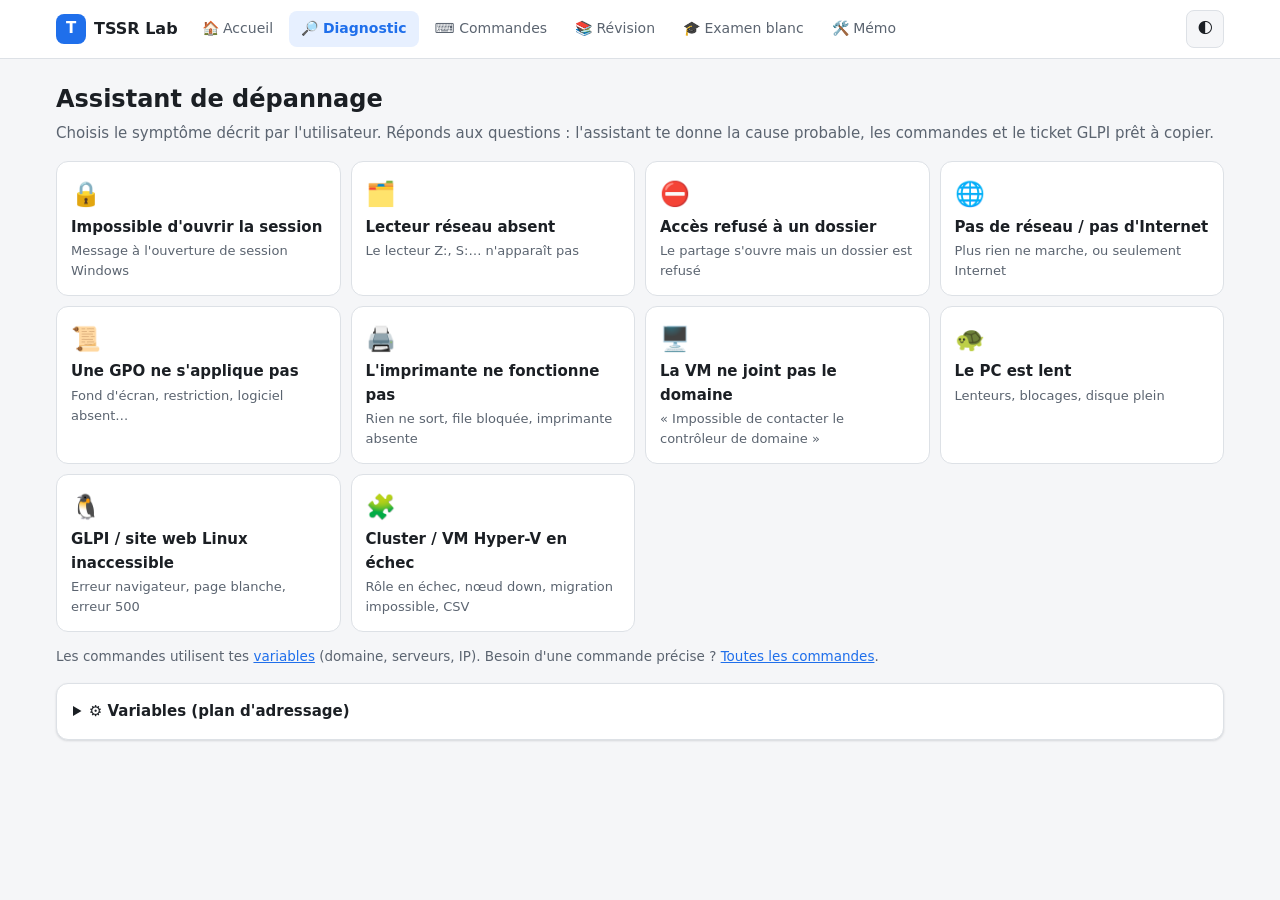
<file: diag.html>
<!DOCTYPE html>
<html lang="fr">
<head>
<meta charset="utf-8">
<meta name="viewport" content="width=device-width, initial-scale=1, viewport-fit=cover">
<meta name="robots" content="noindex, nofollow, noarchive">
<title>Diagnostic – TSSR Lab</title>
<link rel="stylesheet" href="assets/style.css">
<style>
/* Assistant */
.sympt{display:grid;grid-template-columns:repeat(auto-fill,minmax(230px,1fr));gap:10px}
.sympt button{flex-direction:column;align-items:flex-start;text-align:left;gap:2px;padding:14px;border-radius:12px;background:var(--card);height:100%}
.sympt button .ic{font-size:24px}
.sympt button b{font-size:15px}
.sympt button span.d{color:var(--muted);font-size:13px}
.sympt button:hover{background:var(--acc-soft)}
.trail{display:flex;flex-wrap:wrap;gap:6px;align-items:center;font-size:13px;margin-bottom:12px}
.trail span.s{background:var(--acc-soft);color:var(--acc);padding:2px 9px;border-radius:999px}
.step-n{font-size:12px;font-weight:700;color:var(--acc);text-transform:uppercase;letter-spacing:.04em}
.wq{font-size:19px;font-weight:650;margin:2px 0 8px}
.answers{display:flex;flex-direction:column;gap:8px;margin-top:14px}
.answers button{justify-content:flex-start;text-align:left;padding:11px 14px;border-radius:10px;background:var(--card);font-size:15px}
.answers button:hover{background:var(--acc-soft)}
.answers button::before{content:"→";color:var(--acc);font-weight:700}
.cmdl{display:flex;flex-direction:column;gap:6px;margin:8px 0}
.cmd{display:flex;gap:6px;align-items:flex-start}
.cmd code{flex:1;background:var(--code);color:var(--code-txt);padding:6px 9px;border-radius:6px;font:13px/1.45 ui-monospace,Consolas,"Cascadia Mono",monospace;white-space:pre-wrap;word-break:break-all;cursor:copy}
.cmd button{padding:4px 8px;font-size:12px;flex:none}
.res-h{display:flex;gap:10px;align-items:center;flex-wrap:wrap}
.res-h h2{margin:0}
.meta{display:grid;grid-template-columns:repeat(auto-fit,minmax(130px,1fr));gap:8px;margin:10px 0}
.meta div{background:var(--bg);border:1px solid var(--line);border-radius:8px;padding:6px 10px;font-size:13px}
.meta div b{display:block;font-size:14px}
</style>
<script src="assets/app.js"></script>
</head>
<body>
<header id="site-head" data-page="diag"></header>

<main>
<section id="tab-wz">
  <div class="pagehead">
    <h1>Assistant de dépannage</h1>
    <p>Choisis le symptôme décrit par l'utilisateur. Réponds aux questions : l'assistant te donne la cause probable, les commandes et le ticket GLPI prêt à copier.</p>
  </div>
  <div id="wz"></div>
</section>
<details class="card" id="varsBox" style="margin-top:16px"><summary>⚙️ Variables (plan d'adressage)</summary><p class="muted">Les commandes de l'assistant et de la page <a href="commandes.html">Commandes</a> utilisent ces valeurs.</p><div class="vars" id="vars"></div></details>

</main>

<script src="assets/data-diag.js"></script>
<script>
(function(){
  const {load, store, copy, esc, fill, vars} = TSSR;

  // Variables : un changement réaffiche l'étape en cours
  TSSR.varsPanel(document.getElementById('vars'), null, () => { if(path.length) go(path[path.length - 1].node, true); });

  // Ligne de commande copiable
  function cmdHTML(list){
    const v = vars();
    return '<div class="cmdl">' + list.map(c => `<div class="cmd"><code title="Cliquer pour copier">${esc(fill(c, v))}</code><button>Copier</button></div>`).join('') + '</div>';
  }
  function wireCmds(scope){
    scope.querySelectorAll('.cmd').forEach(r => {
      const code = r.querySelector('code'), b = r.querySelector('button');
      code.onclick = b.onclick = () => copy(code.textContent, b);
    });
  }

  // ================= Assistant =================
  const wz = document.getElementById('wz');
  let path = [];   // [{node, answer}]
  let cur = null;
  const startName = id => (DIAG_START.find(s => s[0] === id) || [,,id])[2];
  const strip = h => h.replace(/<[^>]+>/g, '').replace(/&lt;/g, '<').replace(/&gt;/g, '>').replace(/&amp;/g, '&');

  function renderStart(){
    path = []; cur = null;
    wz.innerHTML = '<div class="sympt">' + DIAG_START.map(s =>
      `<button data-id="${s[0]}"><span class="ic">${s[1]}</span><b>${s[2]}</b><span class="d">${s[3]}</span></button>`).join('') + '</div>' +
      `<p class="muted" style="margin-top:14px">Les commandes utilisent tes <a href="#varsBox" id="goVars">variables</a> (domaine, serveurs, IP). Besoin d'une commande précise ? <a href="commandes.html">Toutes les commandes</a>.</p>`;
    wz.querySelectorAll('.sympt button').forEach(b => b.onclick = () => { path = [{node:b.dataset.id, answer:null, label:startName(b.dataset.id)}]; go(b.dataset.id); });
    document.getElementById('goVars').onclick = () => { document.getElementById('varsBox').open = true; };
  }

  function trailHTML(){
    return '<div class="trail"><span class="s">' + esc(path[0].label) + '</span>' +
      path.slice(1).map(p => `<span>›</span><span>${esc(p.answer)}</span>`).join('') + '</div>';
  }
  function navHTML(){
    return `<div class="bar" style="margin-top:16px"><button id="wBack">← Retour</button><button id="wRestart">↺ Nouveau diagnostic</button></div>`;
  }
  function wireNav(){
    document.getElementById('wBack').onclick = () => {
      if(path.length <= 1){ renderStart(); return; }
      path.pop(); go(path[path.length - 1].node, true);
    };
    document.getElementById('wRestart').onclick = renderStart;
  }

  function go(id, back){
    const n = DIAG[id]; cur = id;
    if(!n){ wz.innerHTML = '<div class="card badbox">Étape introuvable : ' + esc(id) + '</div>'; return; }
    if(n.r){ renderResult(n, back); return; }
    const step = path.length;
    wz.innerHTML = `<div class="card">${trailHTML()}
      <div class="step-n">Étape ${step}</div>
      <div class="wq">${n.q}</div>
      ${n.h ? `<p class="muted" style="margin:0 0 4px">${fill(n.h, vars())}</p>` : ''}
      ${n.c ? cmdHTML(n.c) : ''}
      <div class="answers">${n.o.map((o, i) => `<button data-i="${i}">${esc(fill(o[0], vars()))}</button>`).join('')}</div>
      ${navHTML()}</div>`;
    wz.querySelectorAll('.answers button').forEach(b => b.onclick = () => {
      const o = n.o[+b.dataset.i];
      path.push({node:o[1], answer:fill(o[0], vars()), q:strip(n.q)});
      go(o[1]);
    });
    wireCmds(wz); wireNav();
    if(!back) wz.scrollIntoView({block:'start', behavior:'smooth'});
  }

  function ticketText(n){
    const v = vars(), t = n.t;
    const diag = path.slice(1).map(p => `- ${p.q} → ${p.answer}`).join('\n');
    return fill(
`Titre : ${t.titre}
Type : ${t.type}   Catégorie : ${t.cat}   Urgence : ${t.u}   Impact : ${t.i}

Symptôme signalé : ${path[0].label}
Diagnostic :
${diag || '- (aucun test)'}

Cause identifiée : ${n.r}
Actions réalisées :
${n.fix.map((f, i) => `${i + 1}. ${strip(f)}`).join('\n')}
Vérification : ${strip(n.v || '')}

--- Solution ---
${t.sol}`, v);
  }

  function renderResult(n, back){
    const v = vars();
    const hist = TSSR.loadJ('diag_hist', []);
    if(!back){ hist.unshift({d:Date.now(), s:path[0].label, r:n.r}); TSSR.saveJ('diag_hist', hist.slice(0, 30)); }
    wz.innerHTML = `<div class="card">${trailHTML()}
      <div class="res-h"><span class="pill ok">Cause probable</span><h2>${esc(n.r)}</h2></div>
      <div class="meta">
        <div>Type<b>${n.t.type}</b></div><div>Urgence<b>${n.t.u}</b></div><div>Impact<b>${n.t.i}</b></div><div>Catégorie<b>${esc(n.t.cat)}</b></div>
      </div>
      <h3>Résolution</h3><ol class="prob">${n.fix.map(f => `<li>${fill(f, v)}</li>`).join('')}</ol>
      ${n.c ? '<h3>Commandes</h3>' + cmdHTML(n.c) : ''}
      ${n.v ? `<div class="okbox"><b>Vérification :</b> ${fill(n.v, v)}</div>` : ''}
      <h3>Ticket GLPI prêt à coller</h3>
      <pre><code id="tk"></code></pre>
      <div class="tip">À l'examen : dis chaque hypothèse à voix haute, note chaque test dans le ticket, fais valider l'utilisateur avant de passer en <i>Résolu</i>.</div>
      ${navHTML()}</div>`;
    document.getElementById('tk').textContent = ticketText(n);
    wireCmds(wz); wireNav(); TSSR.addCopyButtons(wz);
    if(!back) wz.scrollIntoView({block:'start', behavior:'smooth'});
  }
  renderStart();

})();
</script>
</body>
</html>
</file>
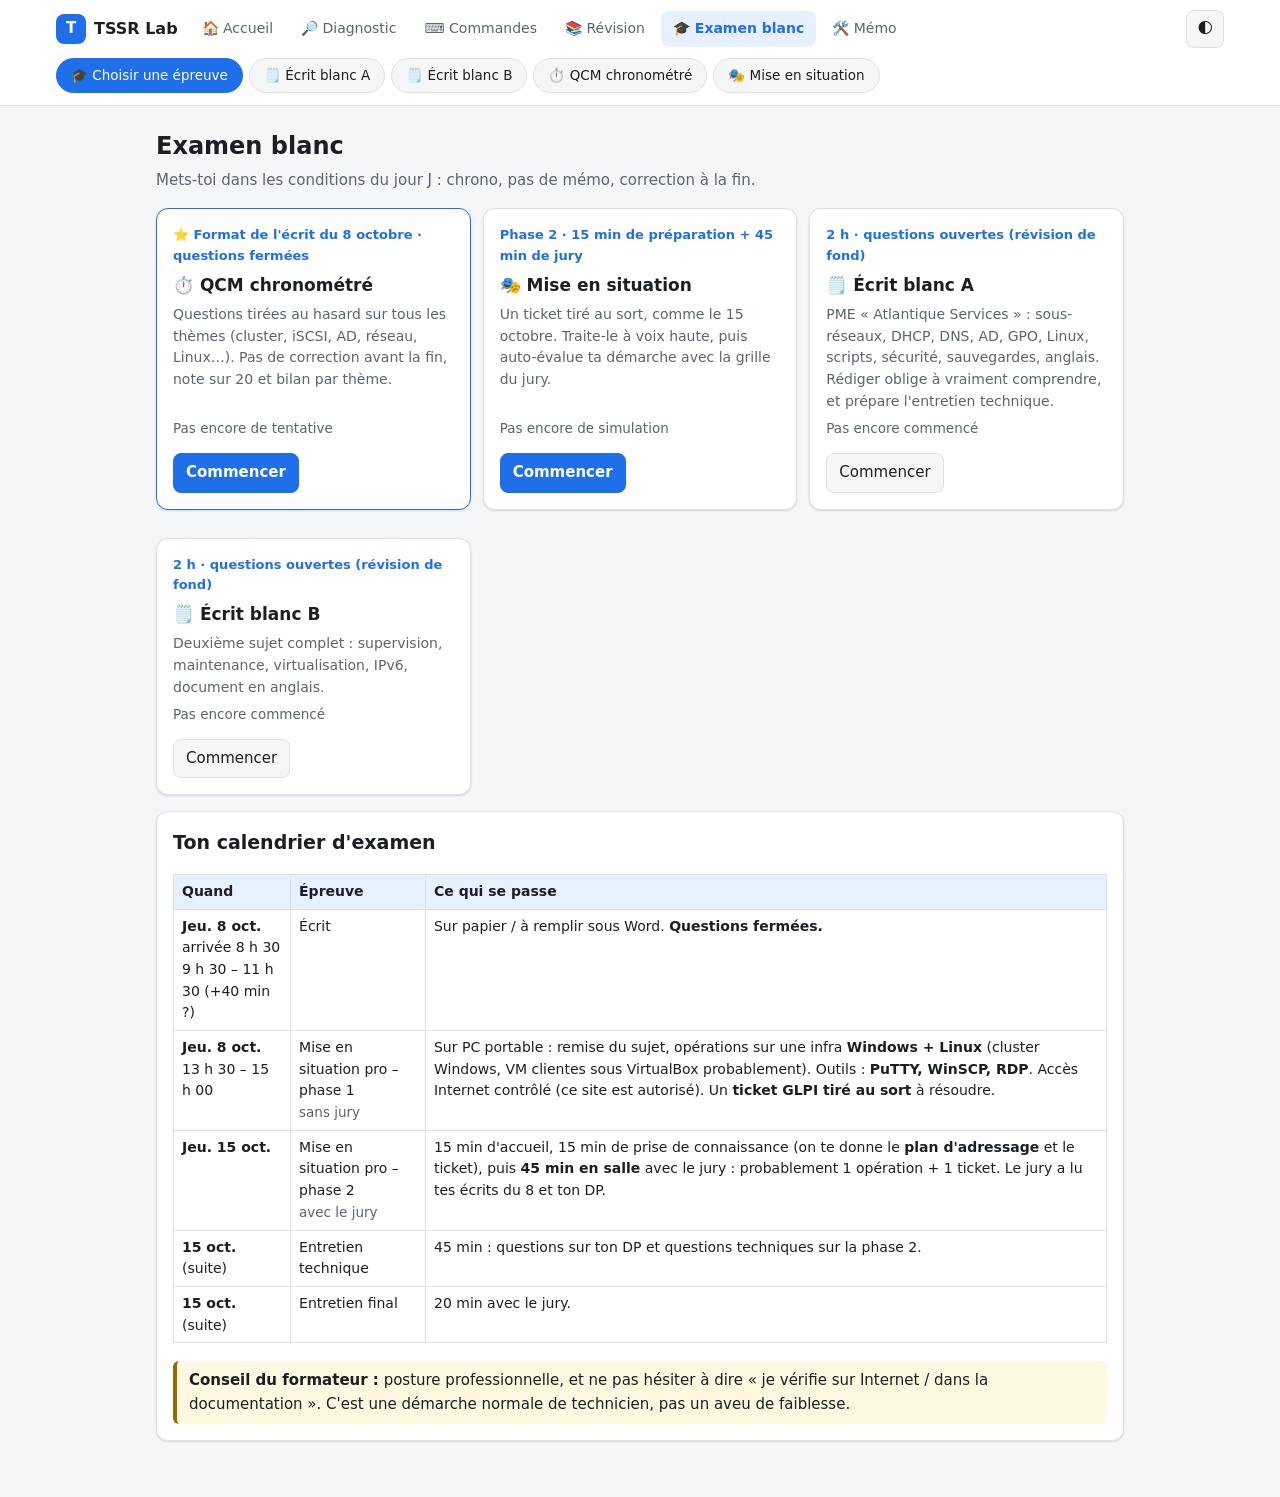
<file: examen.html>
<!DOCTYPE html>
<html lang="fr">
<head>
<meta charset="utf-8">
<meta name="viewport" content="width=device-width, initial-scale=1, viewport-fit=cover">
<meta name="robots" content="noindex, nofollow, noarchive">
<title>Examen blanc – TSSR Lab</title>
<link rel="stylesheet" href="assets/style.css">
<style>
.modes{display:grid;grid-template-columns:repeat(auto-fit,minmax(240px,1fr));gap:12px}
.mode{display:flex;flex-direction:column;gap:6px}
.mode h3{margin:0;font-size:17px}
.mode .dur{font-size:13px;color:var(--acc);font-weight:600}
.mode p{margin:0;color:var(--muted);font-size:14px;flex:1}
.mode .bar{margin-top:8px}
/* Écrit */
.q h3{margin:0 0 6px;font-size:16px;display:flex;gap:8px;align-items:baseline;flex-wrap:wrap}
.q .theme{font-size:12px;color:var(--muted)}
.enonce p{margin:4px 0}
.q textarea{width:100%;min-height:120px;margin:8px 0;resize:vertical;font-size:14px;line-height:1.5}
.corr{display:none;margin-top:8px;border-left:4px solid var(--ok);background:var(--ok-soft);padding:10px 12px;border-radius:6px}
.corr.show{display:block}
.corr h4{margin:10px 0 4px;font-size:14px}
.corr h4:first-child{margin-top:0}
.kp label{display:flex;gap:8px;align-items:flex-start;margin:3px 0;cursor:pointer}
.kp input{margin-top:4px}
.qscore{font-size:13px;color:var(--muted);margin-top:6px}
.doc{background:var(--bg);border:1px solid var(--line);border-radius:8px;padding:12px 14px;font-family:Georgia,serif;font-size:14.5px}
.doc h4{margin:0 0 6px;font-family:system-ui,sans-serif}
.qnav{display:flex;gap:4px;flex-wrap:wrap}
.qnav a{min-width:30px;height:30px;display:grid;place-items:center;border:1px solid var(--line);border-radius:6px;text-decoration:none;color:var(--txt);font-size:12px;background:var(--card)}
.qnav a.done{background:var(--acc-soft);border-color:var(--acc);color:var(--acc)}
/* Barre de chrono collante */
.chrono{position:sticky;top:calc(var(--head-h) + 50px);z-index:15;background:var(--card);border:1px solid var(--line);border-radius:12px;padding:8px 12px;margin-bottom:14px;box-shadow:var(--shadow)}
/* Mise en situation */
.ticket{border:1px solid var(--line);border-left:5px solid var(--acc);border-radius:10px;padding:14px 16px;background:var(--card)}
.ticket .who{font-size:13px;color:var(--muted)}
.ticket .said{font-size:18px;font-style:italic;margin:8px 0}
.steps label{display:flex;gap:10px;align-items:flex-start;padding:8px 0;border-top:1px solid var(--line);cursor:pointer}
.steps label:first-child{border-top:0}
.steps input{margin-top:4px;transform:scale(1.2)}
.steps small{display:block;color:var(--muted)}
.hist td,.hist th{font-size:13px}
</style>
<script src="assets/app.js"></script>
</head>
<body>
<header id="site-head" data-page="examen">
  <div class="tabs" id="tabs">
    <button data-tab="home" class="on">🎓 Choisir une épreuve</button>
    <button data-tab="A">🗒️ Écrit blanc A</button>
    <button data-tab="B">🗒️ Écrit blanc B</button>
    <button data-tab="chrono">⏱️ QCM chronométré</button>
    <button data-tab="oral">🎭 Mise en situation</button>
  </div>
</header>

<main class="narrow">

<!-- ================= ACCUEIL ================= -->
<section id="tab-home">
  <div class="pagehead">
    <h1>Examen blanc</h1>
    <p>Mets-toi dans les conditions du jour J : chrono, pas de mémo, correction à la fin.</p>
  </div>
  <div class="modes">
    <div class="card mode" style="border-color:var(--acc)">
      <span class="dur">⭐ Format de l'écrit du 8 octobre · questions fermées</span>
      <h3>⏱️ QCM chronométré</h3>
      <p>Questions tirées au hasard sur tous les thèmes (cluster, iSCSI, AD, réseau, Linux…). Pas de correction avant la fin, note sur 20 et bilan par thème.</p>
      <div class="muted" id="sumC"></div>
      <div class="bar"><button class="pri" data-go="chrono">Commencer</button></div>
    </div>
    <div class="card mode">
      <span class="dur">Phase 2 · 15 min de préparation + 45 min de jury</span>
      <h3>🎭 Mise en situation</h3>
      <p>Un ticket tiré au sort, comme le 15 octobre. Traite-le à voix haute, puis auto-évalue ta démarche avec la grille du jury.</p>
      <div class="muted" id="sumO"></div>
      <div class="bar"><button class="pri" data-go="oral">Commencer</button></div>
    </div>
    <div class="card mode">
      <span class="dur">2 h · questions ouvertes (révision de fond)</span>
      <h3>🗒️ Écrit blanc A</h3>
      <p>PME « Atlantique Services » : sous-réseaux, DHCP, DNS, AD, GPO, Linux, scripts, sécurité, sauvegardes, anglais. Rédiger oblige à vraiment comprendre, et prépare l'entretien technique.</p>
      <div class="muted" id="sumA"></div>
      <div class="bar"><button data-go="A">Commencer</button></div>
    </div>
    <div class="card mode">
      <span class="dur">2 h · questions ouvertes (révision de fond)</span>
      <h3>🗒️ Écrit blanc B</h3>
      <p>Deuxième sujet complet : supervision, maintenance, virtualisation, IPv6, document en anglais.</p>
      <div class="muted" id="sumB"></div>
      <div class="bar"><button data-go="B">Commencer</button></div>
    </div>
  </div>
  <div class="card">
    <h2>Ton calendrier d'examen</h2>
    <div class="tw"><table>
      <tr><th>Quand</th><th>Épreuve</th><th>Ce qui se passe</th></tr>
      <tr><td><b>Jeu. 8 oct.</b><br>arrivée 8 h 30<br>9 h 30 – 11 h 30 (+40 min ?)</td><td>Écrit</td><td>Sur papier / à remplir sous Word. <b>Questions fermées.</b></td></tr>
      <tr><td><b>Jeu. 8 oct.</b><br>13 h 30 – 15 h 00</td><td>Mise en situation pro – phase 1<br><span class="muted">sans jury</span></td><td>Sur PC portable : remise du sujet, opérations sur une infra <b>Windows + Linux</b> (cluster Windows, VM clientes sous VirtualBox probablement). Outils : <b>PuTTY, WinSCP, RDP</b>. Accès Internet contrôlé (ce site est autorisé). Un <b>ticket GLPI tiré au sort</b> à résoudre.</td></tr>
      <tr><td><b>Jeu. 15 oct.</b></td><td>Mise en situation pro – phase 2<br><span class="muted">avec le jury</span></td><td>15 min d'accueil, 15 min de prise de connaissance (on te donne le <b>plan d'adressage</b> et le ticket), puis <b>45 min en salle</b> avec le jury : probablement 1 opération + 1 ticket. Le jury a lu tes écrits du 8 et ton DP.</td></tr>
      <tr><td><b>15 oct.</b> (suite)</td><td>Entretien technique</td><td>45 min : questions sur ton DP et questions techniques sur la phase 2.</td></tr>
      <tr><td><b>15 oct.</b> (suite)</td><td>Entretien final</td><td>20 min avec le jury.</td></tr>
    </table></div>
    <div class="tip"><b>Conseil du formateur :</b> posture professionnelle, et ne pas hésiter à dire « je vérifie sur Internet / dans la documentation ». C'est une démarche normale de technicien, pas un aveu de faiblesse.</div>
  </div>
</section>

<section id="tab-A" class="hidden"></section>
<section id="tab-B" class="hidden"></section>

<!-- ================= QCM CHRONO ================= -->
<section id="tab-chrono" class="hidden">
  <div id="chSetup">
    <div class="pagehead"><h1>QCM chronométré</h1><p>Aucune correction pendant l'épreuve : tu peux naviguer et changer tes réponses. À la fin du temps, la copie est ramassée.</p></div>
    <div class="card">
      <h2>Format</h2>
      <div class="bar" id="chFmt">
        <button data-n="20" data-m="15">Court · 20 questions · 15 min</button>
        <button data-n="40" data-m="30" class="pri">Standard · 40 questions · 30 min</button>
        <button data-n="60" data-m="45">Long · 60 questions · 45 min</button>
        <button data-n="100" data-m="120">Jour J · 100 questions · 2 h</button>
      </div>
    </div>
    <div class="card">
      <h2>Mes tentatives</h2>
      <div id="chHist"></div>
    </div>
  </div>
  <div id="chRun" class="hidden">
    <div class="chrono bar"><span class="timer" id="chTimer">30:00</span><span class="muted">Temps restant</span><span class="spacer"></span><button class="pri" id="chEnd">Rendre la copie</button></div>
    <div id="chBox"></div>
  </div>
</section>

<!-- ================= MISE EN SITUATION ================= -->
<section id="tab-oral" class="hidden">
  <div class="pagehead"><h1>Mise en situation</h1><p>Le téléphone sonne. Lance le chrono, parle à voix haute comme devant le jury (ou fais jouer l'utilisateur par quelqu'un), puis coche ce que tu as vraiment fait.</p></div>
  <div class="card">
    <div class="bar"><button class="pri" id="orNew">🎫 Tirer un ticket</button><span class="spacer"></span>
      <select id="orDur" aria-label="Durée"><option value="15">Prise de connaissance · 15 min</option><option value="45" selected>Passage devant le jury · 45 min</option><option value="10">Appel court · 10 min</option></select>
      <span class="timer" id="orTimer">45:00</span><button id="orGo">▶ Démarrer</button></div>
    <p class="muted" style="margin:10px 0 0">Le jour J : on te donne le plan d'adressage avec le ticket. Recopie-le dans les <a href="commandes.html">variables</a> pendant les 15 min de préparation.</p>
  </div>
  <div id="orBox"></div>
</section>
</main>

<script src="assets/data-sujets.js"></script>
<script src="assets/data-qcm.js"></script>
<script src="assets/data-diag.js"></script>
<script src="assets/qcm.js"></script>
<script>
(function(){
  const {load, store, loadJ, saveJ, esc, shuffle, ask, toast, fmt, addCopyButtons} = TSSR;
  const pad = n => String(n).padStart(2, '0');
  const mmss = s => `${Math.floor(s / 60)}:${pad(s % 60)}`;
  const hms = s => `${Math.floor(s / 3600)}:${pad(Math.floor(s % 3600 / 60))}:${pad(s % 60)}`;

  // ================= Onglets =================
  const TABS = ['home', 'A', 'B', 'chrono', 'oral'];
  const tabs = document.querySelectorAll('#tabs button');
  function showTab(t){
    if(TABS.indexOf(t) < 0) t = 'home';
    tabs.forEach(x => x.classList.toggle('on', x.dataset.tab === t));
    TABS.forEach(x => document.getElementById('tab-' + x).classList.toggle('hidden', x !== t));
    history.replaceState(null, '', t === 'home' ? location.pathname : '#' + t);
    if(t === 'home') summaries();
    window.scrollTo(0, 0);
  }
  tabs.forEach(b => b.onclick = () => showTab(b.dataset.tab));
  document.querySelectorAll('[data-go]').forEach(b => b.onclick = () => showTab(b.dataset.go));

  // ================= Écrits blancs =================
  Object.keys(SUJETS).forEach(id => buildExam(id, SUJETS[id]));

  function buildExam(id, S){
    const box = document.getElementById('tab-' + id);
    const total = S.questions.reduce((a, q) => a + q.p, 0);
    const state = loadJ('rev_' + id, {});
    box.innerHTML = `
      <div class="card">
        <h2>${S.titre}</h2>${S.contexte}
        <p class="muted">${S.questions.length} questions · ${total} points. Réponds sans le mémo, puis affiche les corrigés et coche les points clés que tu avais : la note se calcule toute seule.</p>
        <div class="qnav" id="qn-${id}"></div>
      </div>
      <div class="chrono bar">
        <span class="timer" id="tm-${id}">2:00:00</span>
        <button class="pri" id="tmgo-${id}">▶ Démarrer</button>
        <button id="tmrs-${id}" class="sm">↺</button>
        <span class="spacer"></span>
        <span class="muted" id="live-${id}"></span>
      </div>
      <div id="qs-${id}"></div>
      <div class="card" id="res-${id}"><h2>Résultat</h2>
        <div class="score" id="sc-${id}"></div>
        <div class="muted" id="scd-${id}"></div>
        <div class="bar" style="margin-top:12px">
          <button id="all-${id}">Afficher tous les corrigés</button>
          <button id="clr-${id}">Effacer mes réponses</button>
        </div>
      </div>`;
    const qs = box.querySelector('#qs-' + id), qn = box.querySelector('#qn-' + id);
    S.questions.forEach((Q, i) => {
      const key = 'q' + i, st = state[key] || {a:'', k:[]};
      const d = document.createElement('div'); d.className = 'card q'; d.id = `${id}-q${i + 1}`;
      d.innerHTML = `<h3>Question ${i + 1}<span class="pill">${Q.p} pts</span><span class="theme">${Q.t}</span></h3>
        <div class="enonce">${Q.q}</div>
        <textarea placeholder="Ta réponse…" aria-label="Réponse à la question ${i + 1}"></textarea>
        <button class="showc sm">Voir le corrigé</button>
        <div class="corr"><h4>Corrigé</h4>${Q.c}
          <h4>Points clés : coche ceux que tu avais</h4>
          <div class="kp">${Q.k.map((x, j) => `<label><input type="checkbox" data-j="${j}">${x}</label>`).join('')}</div>
          <div class="qscore"></div></div>`;
      const ta = d.querySelector('textarea'); ta.value = st.a;
      const corr = d.querySelector('.corr');
      d.querySelector('.showc').onclick = function(){ corr.classList.toggle('show'); this.textContent = corr.classList.contains('show') ? 'Masquer le corrigé' : 'Voir le corrigé'; };
      const boxes = [...d.querySelectorAll('.kp input')];
      boxes.forEach(b => { b.checked = st.k.includes(+b.dataset.j); });
      const qsc = d.querySelector('.qscore');
      const link = document.createElement('a'); link.href = '#' + d.id; link.textContent = i + 1;
      link.onclick = e => { e.preventDefault(); d.scrollIntoView({behavior:'smooth'}); };
      qn.appendChild(link);
      function upd(){
        const k = boxes.filter(b => b.checked).map(b => +b.dataset.j);
        state[key] = {a:ta.value, k};
        saveJ('rev_' + id, state);
        const r = k.length / Q.k.length;
        qsc.textContent = `${fmt(Q.p * r)} / ${Q.p} pts` + (r < 0.5 ? ' · à retravailler' : '');
        qsc.style.color = r < 0.5 ? 'var(--bad)' : 'var(--ok)';
        link.classList.toggle('done', !!ta.value.trim());
        global();
      }
      ta.addEventListener('input', upd); boxes.forEach(b => b.addEventListener('change', upd));
      d._upd = upd; d._Q = Q; d._boxes = boxes; d._ta = ta;
      qs.appendChild(d);
    });
    function global(){
      let s = 0, weak = [], written = 0;
      qs.querySelectorAll('.q').forEach((d, i) => {
        const r = d._boxes.filter(b => b.checked).length / d._Q.k.length;
        s += d._Q.p * r; if(r < 0.5) weak.push(i + 1);
        if(d._ta.value.trim()) written++;
      });
      box.querySelector('#sc-' + id).textContent = `${fmt(s)} / ${total}  ·  ${fmt(s / total * 20)} / 20`;
      box.querySelector('#scd-' + id).textContent = weak.length ? `Questions à retravailler : ${weak.join(', ')}` : 'Toutes les questions sont au-dessus de 50 %.';
      box.querySelector('#live-' + id).textContent = `${written} / ${S.questions.length} rédigées`;
      saveJ('exam_' + id, {s, total, written, n:S.questions.length});
    }
    qs.querySelectorAll('.q').forEach(d => d._upd());
    box.querySelector('#all-' + id).onclick = () => qs.querySelectorAll('.corr').forEach(c => c.classList.add('show'));
    box.querySelector('#clr-' + id).onclick = () => ask('Effacer toutes tes réponses et coches de cet examen ?', 'Effacer').then(ok => {
      if(!ok) return;
      qs.querySelectorAll('.q').forEach(d => { d._ta.value = ''; d._boxes.forEach(b => b.checked = false); d.querySelector('.corr').classList.remove('show'); d._upd(); });
    });
    // Chrono
    let left = +(load('tm_' + id) || 7200), run = null;
    const tm = box.querySelector('#tm-' + id), go = box.querySelector('#tmgo-' + id);
    function show(){ tm.textContent = hms(left); tm.classList.toggle('low', left <= 600); }
    go.onclick = () => {
      if(run){ clearInterval(run); run = null; go.textContent = '▶ Reprendre'; return; }
      go.textContent = '⏸ Pause';
      run = setInterval(() => {
        left = Math.max(0, left - 1); store('tm_' + id, left); show();
        if(left === 600) toast('Plus que 10 minutes : relis-toi.');
        if(!left){ clearInterval(run); run = null; go.textContent = '▶ Démarrer';
          ask("Temps écoulé ! Pose le stylo et passe à la correction.", 'Afficher les corrigés').then(ok => { if(ok){ box.querySelector('#all-' + id).click(); box.querySelector('#res-' + id).scrollIntoView(); } }); }
      }, 1000);
    };
    box.querySelector('#tmrs-' + id).onclick = () => { clearInterval(run); run = null; left = 7200; store('tm_' + id, left); go.textContent = '▶ Démarrer'; show(); };
    show();
  }

  // ================= QCM chronométré =================
  const setup = document.getElementById('chSetup'), runBox = document.getElementById('chRun');
  let chTimer = null, chCtl = null;
  function renderHist(){
    const h = loadJ('exam_hist', []);
    document.getElementById('chHist').innerHTML = h.length ? `<div class="tw"><table class="hist">
      <tr><th>Date</th><th>Format</th><th>Note</th><th>Temps</th></tr>
      ${h.slice(0, 15).map(x => `<tr><td>${new Date(x.d).toLocaleDateString('fr-FR', {day:'2-digit', month:'2-digit'})} ${new Date(x.d).toLocaleTimeString('fr-FR', {hour:'2-digit', minute:'2-digit'})}</td>
        <td>${x.n} questions</td><td><span class="pill ${x.on20 >= 14 ? 'ok' : x.on20 >= 10 ? 'warn' : 'bad'}">${fmt(x.on20)} / 20</span></td><td>${x.time}</td></tr>`).join('')}
      </table></div>` : '<p class="muted">Aucune tentative pour l\'instant.</p>';
  }
  document.querySelectorAll('#chFmt button').forEach(b => b.onclick = () => startChrono(+b.dataset.n, +b.dataset.m));
  function startChrono(n, minutes){
    const list = shuffle(QCM.slice()).slice(0, n);
    let left = minutes * 60; const t0 = Date.now();
    const tEl = document.getElementById('chTimer');
    const elapsed = () => mmss(Math.min(minutes * 60, Math.round((Date.now() - t0) / 1000)));
    setup.classList.add('hidden'); runBox.classList.remove('hidden');
    document.getElementById('chEnd').classList.remove('hidden');
    tEl.textContent = mmss(left); tEl.classList.remove('low');
    const stop = () => { clearInterval(chTimer); chTimer = null; document.getElementById('chEnd').classList.add('hidden'); };
    chCtl = TSSR.runQCM(document.getElementById('chBox'), list, {mode:'exam', title:`QCM chronométré – ${n} questions`, elapsed,
      onFinish: r => { stop(); const h = loadJ('exam_hist', []); h.unshift({d:Date.now(), n, on20:r.on20, time:elapsed()}); saveJ('exam_hist', h.slice(0, 50)); },
      onQuit: () => { stop(); runBox.classList.add('hidden'); setup.classList.remove('hidden'); renderHist(); window.scrollTo(0, 0); }});
    chTimer = setInterval(() => {
      left--; tEl.textContent = mmss(Math.max(0, left)); tEl.classList.toggle('low', left <= 120);
      if(left === 120) toast('Plus que 2 minutes');
      if(left <= 0){ stop(); toast('Temps écoulé : copie ramassée'); chCtl.finish(); }
    }, 1000);
    window.scrollTo(0, 0);
  }
  document.getElementById('chEnd').onclick = () => ask('Rendre ta copie maintenant ?', 'Rendre').then(ok => { if(ok) chCtl.finish(); });
  renderHist();

  // ================= Mise en situation =================
  const PEOPLE = [['Mme Martin', 'Comptabilité', 'PC-COMPTA-02'], ['M. Bernard', 'Direction', 'PC-DIR-01'], ['Mme Petit', 'Ressources humaines', 'PC-RH-03'],
    ['M. Durand', 'Production', 'PC-PROD-07'], ['Mme Leroy', 'Accueil', 'PC-ACC-01'], ['M. Moreau', 'Commercial', 'PORT-COM-04'], ['Mme Fournier', 'Logistique', 'PC-LOG-02']];
  const MOODS = ['pressé(e) : « J\'ai une réunion dans 10 minutes ! »', 'calme mais perdu(e) avec l\'informatique', 'agacé(e) : « C\'est la troisième fois ce mois-ci ! »', 'coopératif(ve), prêt(e) à tester ce que tu demandes'];
  const SAY = {
    session:"Bonjour, je n'arrive plus à ouvrir ma session ce matin, il y a un message d'erreur.",
    lecteur:"Mon lecteur réseau a disparu, je ne retrouve plus mes dossiers partagés.",
    acces:"J'essaie d'ouvrir un dossier sur le serveur et on me dit accès refusé.",
    reseau:"Je n'ai plus Internet, et je crois même que plus rien ne marche.",
    gpo:"On m'a dit qu'un nouveau paramètre allait arriver sur mon poste, mais je ne vois rien.",
    imp:"Mon document ne sort pas de l'imprimante, ça reste bloqué.",
    vm:"Le nouveau poste qu'on vient d'installer n'arrive pas à rejoindre le domaine.",
    lent:"Mon ordinateur est très lent depuis quelques jours, c'est insupportable.",
    web:"GLPI ne s'ouvre plus, j'ai une page d'erreur quand je veux faire un ticket.",
    clu:"Le serveur de l'application métier ne répond plus depuis ce matin. Mon responsable pense que c'est lié au cluster.",
  };
  const STEPS = [
    ['Accueil', "Je me suis présenté(e) (« Support informatique, bonjour… »)."],
    ['Identifier', "J'ai demandé nom, service, nom du poste, numéro de rappel."],
    ['Qualifier', "Message exact, depuis quand, collègues touchés, changement récent, déjà essayé ?"],
    ['Reformuler', "J'ai reformulé le problème et fait valider par l'utilisateur."],
    ['Ticket', "J'ai ouvert le ticket GLPI (type, catégorie, urgence, impact) dès le début."],
    ['Raisonner à voix haute', "J'ai annoncé mes hypothèses du plus probable au moins probable."],
    ['Tester', "J'ai fait un test à la fois, noté les résultats dans le ticket."],
    ['Sécurité', "J'ai vérifié l'identité / demandé une validation si la demande touche aux droits."],
    ['Faire valider', "J'ai fait tester l'utilisateur avant de conclure."],
    ['Clore', "Cause expliquée simplement, conseil de prévention, « autre chose ? », solution dans GLPI."],
    ['Posture pro', "Calme, vouvoiement ; quand je ne savais pas, j'ai dit « je vérifie dans la documentation » au lieu d'improviser."],
  ];
  const orDur = document.getElementById('orDur');
  let orLeft = +orDur.value * 60, orRun = null, orCur = null;
  orDur.onchange = () => { clearInterval(orRun); orRun = null; orLeft = +orDur.value * 60; orShow(); orGo.textContent = '▶ Démarrer'; };
  const orT = document.getElementById('orTimer'), orGo = document.getElementById('orGo');
  const orShow = () => { orT.textContent = mmss(orLeft); orT.classList.toggle('low', orLeft <= 120); };
  orGo.onclick = () => {
    if(!orCur){ toast("Tire d'abord un ticket"); return; }
    if(orRun){ clearInterval(orRun); orRun = null; orGo.textContent = '▶ Reprendre'; return; }
    orGo.textContent = '⏸ Pause';
    orRun = setInterval(() => { orLeft = Math.max(0, orLeft - 1); orShow(); if(orLeft === 300) toast('Plus que 5 minutes'); if(!orLeft){ clearInterval(orRun); orRun = null; orGo.textContent = '▶ Démarrer'; toast('Temps écoulé : conclus et fais ton auto-évaluation'); } }, 1000);
  };
  function newCall(){
    clearInterval(orRun); orRun = null; orLeft = +orDur.value * 60; orShow(); orGo.textContent = '▶ Démarrer';
    const s = DIAG_START[Math.random() * DIAG_START.length | 0];
    const p = PEOPLE[Math.random() * PEOPLE.length | 0], mood = MOODS[Math.random() * MOODS.length | 0];
    // Cause « cachée » tirée parmi les résultats accessibles depuis ce symptôme
    const seen = new Set(), res = [];
    const starts = DIAG_START.map(x => x[0]);
    (function walk(id){ if(seen.has(id) || (id !== s[0] && starts.includes(id))) return; seen.add(id); const n = DIAG[id]; if(!n) return; if(n.r) res.push(id); else n.o.forEach(o => walk(o[1])); })(s[0]);
    const hidden = res[Math.random() * res.length | 0];
    orCur = {s, p, hidden};
    const v = TSSR.vars();
    document.getElementById('orBox').innerHTML = `
      <div class="ticket card">
        <div class="who">📞 Appel entrant · <b>${p[0]}</b> · ${p[1]} · poste ${p[2]} · utilisateur ${mood}</div>
        <div class="said">« ${esc(SAY[s[0]])} »</div>
        <div class="bar"><span class="pill">${s[1]} ${esc(s[2])}</span><span class="spacer"></span>
          <button class="sm" id="orHint">🔍 Voir la cause cachée (pour le binôme qui joue l'utilisateur)</button></div>
        <div id="orCause" class="hidden" style="margin-top:10px"></div>
      </div>
      <div class="card">
        <h2>Auto-évaluation (grille du jury)</h2>
        <div class="steps">${STEPS.map((x, i) => `<label><input type="checkbox" data-i="${i}"><span><b>${x[0]}</b><small>${x[1]}</small></span></label>`).join('')}</div>
        <div class="bar" style="margin-top:10px"><span class="score" id="orScore">0 / ${STEPS.length}</span><span class="spacer"></span>
          <a class="btn" href="diag.html">🧭 Ouvrir l'assistant de dépannage</a><button class="pri" id="orSave">Enregistrer</button></div>
      </div>`;
    const n = DIAG[hidden];
    document.getElementById('orCause').innerHTML = `<div class="tip"><b>Cause réelle :</b> ${esc(n.r)}.<br>Si le technicien pose les bonnes questions, réponds en fonction de cette cause.<br><b>Solution attendue :</b> ${TSSR.fill(n.fix.join(' '), v)}</div>`;
    document.getElementById('orHint').onclick = () => document.getElementById('orCause').classList.toggle('hidden');
    const boxes = [...document.querySelectorAll('.steps input')];
    const upd = () => { const k = boxes.filter(b => b.checked).length; const el = document.getElementById('orScore'); el.textContent = `${k} / ${STEPS.length}`; el.style.color = k >= 8 ? 'var(--ok)' : k >= 5 ? 'var(--warn)' : 'var(--bad)'; };
    boxes.forEach(b => b.onchange = upd);
    document.getElementById('orSave').onclick = () => {
      const k = boxes.filter(b => b.checked).length, h = loadJ('oral_hist', []);
      h.unshift({d:Date.now(), s:s[2], k, n:STEPS.length, t:+orDur.value * 60 - orLeft}); saveJ('oral_hist', h.slice(0, 30));
      const miss = STEPS.filter((x, i) => !boxes[i].checked).map(x => x[0]);
      toast('Mise en situation enregistrée');
      if(miss.length) document.getElementById('orScore').insertAdjacentHTML('afterend', `<span class="muted">À travailler : ${miss.join(', ')}</span>`);
      document.getElementById('orSave').disabled = true;
    };
  }
  document.getElementById('orNew').onclick = newCall;
  orShow();

  // ================= Résumés (page d'accueil de l'onglet) =================
  function summaries(){
    ['A', 'B'].forEach(id => {
      const e = loadJ('exam_' + id, null);
      document.getElementById('sum' + id).textContent = e && e.written ? `${e.written} / ${e.n} questions rédigées · auto-évaluation ${fmt(e.s / e.total * 20)} / 20` : 'Pas encore commencé';
    });
    const h = loadJ('exam_hist', []);
    document.getElementById('sumC').textContent = h.length ? `${h.length} tentative${h.length > 1 ? 's' : ''} · meilleure note ${fmt(Math.max(...h.map(x => x.on20)))} / 20` : 'Pas encore de tentative';
    const o = loadJ('oral_hist', []);
    document.getElementById('sumO').textContent = o.length ? `${o.length} appel${o.length > 1 ? 's' : ''} traité${o.length > 1 ? 's' : ''} · dernier : ${o[0].k} / ${o[0].n}` : 'Pas encore de simulation';
  }
  showTab(location.hash.slice(1) || 'home');
})();
</script>
</body>
</html>
</file>
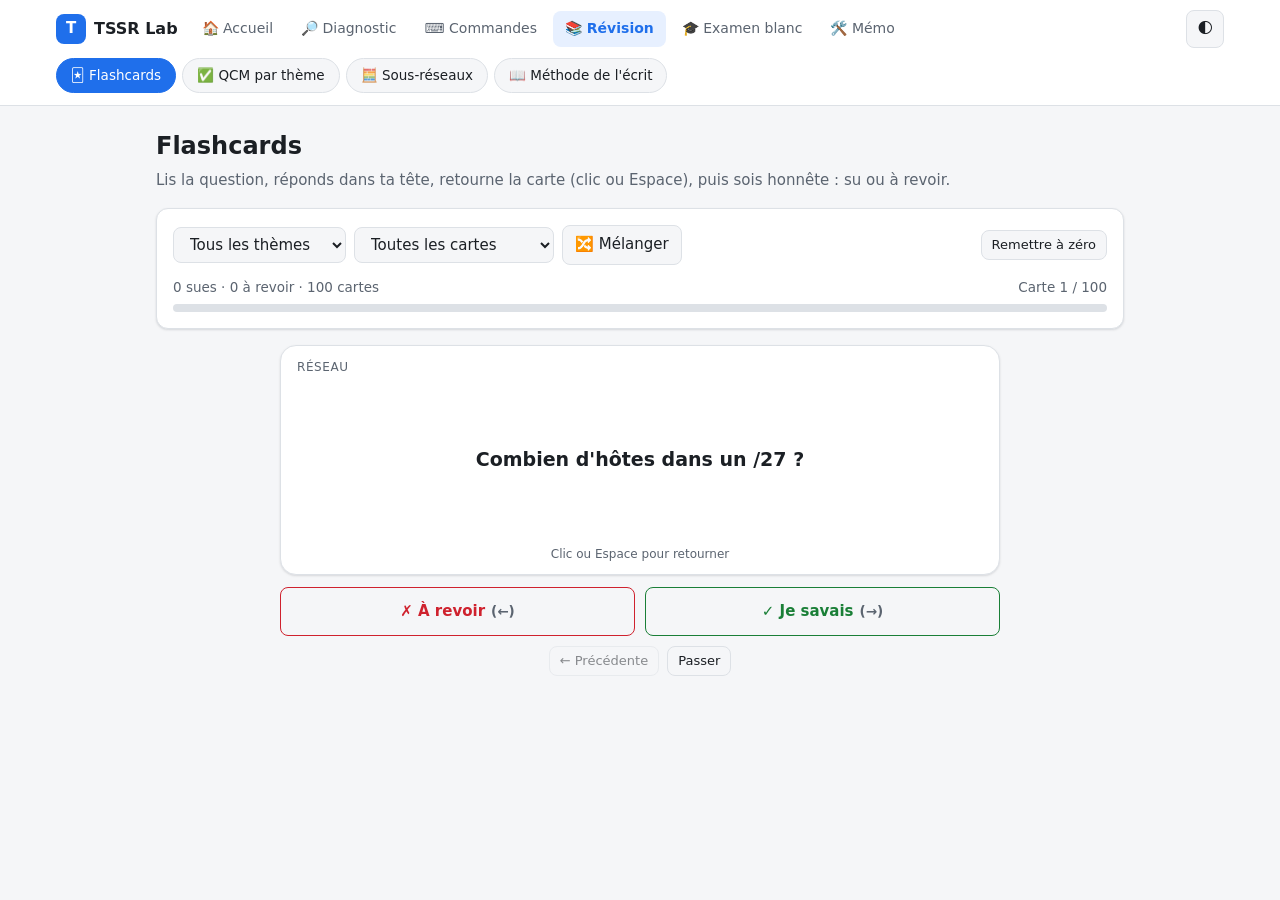
<file: revision.html>
<!DOCTYPE html>
<html lang="fr">
<head>
<meta charset="utf-8">
<meta name="viewport" content="width=device-width, initial-scale=1, viewport-fit=cover">
<meta name="robots" content="noindex, nofollow, noarchive">
<title>Révision – TSSR Lab</title>
<link rel="stylesheet" href="assets/style.css">
<style>
/* Flashcards */
.deck{max-width:720px;margin:0 auto}
.flip{perspective:1400px;cursor:pointer;margin:12px 0}
.flip .inner{position:relative;min-height:230px;transition:transform .45s;transform-style:preserve-3d}
.flip.on .inner{transform:rotateY(180deg)}
.flip .face{position:absolute;inset:0;backface-visibility:hidden;-webkit-backface-visibility:hidden;border:1px solid var(--line);border-radius:16px;background:var(--card);padding:22px;display:flex;flex-direction:column;justify-content:center;align-items:center;text-align:center;box-shadow:var(--shadow)}
.flip .face .lab{position:absolute;top:12px;left:16px;font-size:12px;color:var(--muted);text-transform:uppercase;letter-spacing:.05em}
.flip .face .txt{font-size:19px;font-weight:600;line-height:1.45}
.flip .back{transform:rotateY(180deg);background:var(--acc-soft);border-color:var(--acc)}
.flip .back .txt{font-weight:500;font-size:17px}
.flip .face .hint{position:absolute;bottom:10px;font-size:12px;color:var(--muted)}
@media (prefers-reduced-motion: reduce){.flip .inner{transition:none}}
.deckbtn{display:grid;grid-template-columns:1fr 1fr;gap:10px}
.deckbtn button{justify-content:center;padding:12px;font-size:15px;font-weight:600}
.deckbtn .ko{border-color:var(--bad);color:var(--bad)}
.deckbtn .ok{border-color:var(--ok);color:var(--ok)}
/* Thèmes QCM */
.themes{display:grid;grid-template-columns:repeat(auto-fill,minmax(210px,1fr));gap:10px}
.themes button{flex-direction:column;align-items:stretch;text-align:left;gap:6px;padding:12px 14px;border-radius:12px;background:var(--card)}
.themes button b{font-size:15px}
.themes button:hover{background:var(--acc-soft)}
/* Sous-réseaux */
.sn-grid{display:grid;grid-template-columns:repeat(auto-fit,minmax(210px,1fr));gap:10px;margin:12px 0}
.sn-grid label{display:flex;flex-direction:column;gap:4px;font-size:13px;color:var(--muted)}
.sn-grid input{font:15px ui-monospace,Consolas,monospace}
.sn-grid input.good{border-color:var(--ok);background:var(--ok-soft)}
.sn-grid input.bad{border-color:var(--bad);background:var(--bad-soft)}
.sn-grid .sol{font:13px ui-monospace,Consolas,monospace;color:var(--ok)}
.bigip{font:600 24px ui-monospace,Consolas,monospace;background:var(--code);color:var(--code-txt);padding:10px 16px;border-radius:10px;display:inline-block}
.bin{font:13px/1.6 ui-monospace,Consolas,monospace;overflow-x:auto;white-space:pre}
.bin .n{color:var(--acc);font-weight:700}
</style>
<script src="assets/app.js"></script>
</head>
<body>
<header id="site-head" data-page="revision">
  <div class="tabs" id="tabs">
    <button data-tab="fc" class="on">🃏 Flashcards</button>
    <button data-tab="qcm">✅ QCM par thème</button>
    <button data-tab="sn">🧮 Sous-réseaux</button>
    <button data-tab="method">📖 Méthode de l'écrit</button>
  </div>
</header>

<main class="narrow">

<!-- ================= FLASHCARDS ================= -->
<section id="tab-fc">
  <div class="pagehead">
    <h1>Flashcards</h1>
    <p>Lis la question, réponds dans ta tête, retourne la carte (clic ou Espace), puis sois honnête : su ou à revoir.</p>
  </div>
  <div class="card">
    <div class="bar">
      <select id="fcTheme" aria-label="Thème"></select>
      <select id="fcFilter" aria-label="Filtre">
        <option value="all">Toutes les cartes</option>
        <option value="review">À revoir uniquement</option>
        <option value="new">Pas encore vues</option>
        <option value="notknown">Pas encore sues</option>
      </select>
      <button id="fcShuffle">🔀 Mélanger</button>
      <span class="spacer"></span>
      <button id="fcReset" class="sm">Remettre à zéro</button>
    </div>
    <div style="margin-top:12px">
      <div class="bar" style="justify-content:space-between"><span class="muted" id="fcStats"></span><span class="muted" id="fcPos"></span></div>
      <div class="prog ok" style="margin-top:6px"><i id="fcBar"></i></div>
    </div>
  </div>
  <div class="deck" id="deck"></div>
</section>

<!-- ================= QCM ================= -->
<section id="tab-qcm" class="hidden">
  <div class="pagehead">
    <h1>QCM par thème</h1>
    <p>Correction immédiate avec explication. Tes erreurs sont mémorisées : le mode « Mes points faibles » te les repropose.</p>
  </div>
  <div id="qcmHome">
    <div class="card">
      <div class="bar">
        <label class="muted">Nombre de questions
          <select id="qcmN"><option>10</option><option selected>20</option><option value="999">Toutes</option></select>
        </label>
        <span class="spacer"></span>
        <button class="pri" id="qcmAll">🎲 Tous thèmes mélangés</button>
        <button id="qcmWeak">🎯 Mes points faibles</button>
      </div>
    </div>
    <div class="themes" id="themes"></div>
  </div>
  <div id="qcmRun"></div>
</section>

<!-- ================= SOUS-RÉSEAUX ================= -->
<section id="tab-sn" class="hidden">
  <div class="pagehead">
    <h1>Entraînement sous-réseaux</h1>
    <p>Un exercice aléatoire à chaque fois, comme à l'écrit. Pose le calcul : taille de bloc = 256 − valeur du masque dans l'octet intéressant.</p>
  </div>
  <div class="card">
    <div class="bar">
      <select id="snLevel" aria-label="Niveau">
        <option value="easy">Facile (/24 à /30)</option>
        <option value="mid" selected>Moyen (/17 à /30)</option>
        <option value="hard">Difficile (/9 à /30)</option>
      </select>
      <button class="pri" id="snNew">🎲 Nouvel exercice</button>
      <span class="spacer"></span>
      <span class="muted" id="snScore"></span>
    </div>
    <div style="margin-top:14px"><span class="bigip" id="snQ"></span></div>
    <div class="sn-grid" id="snForm">
      <label>Masque (décimal)<input type="text" data-f="mask" autocomplete="off" inputmode="decimal"><span class="sol"></span></label>
      <label>Adresse réseau<input type="text" data-f="net" autocomplete="off" inputmode="decimal"><span class="sol"></span></label>
      <label>Première adresse utilisable<input type="text" data-f="first" autocomplete="off" inputmode="decimal"><span class="sol"></span></label>
      <label>Dernière adresse utilisable<input type="text" data-f="last" autocomplete="off" inputmode="decimal"><span class="sol"></span></label>
      <label>Broadcast<input type="text" data-f="bc" autocomplete="off" inputmode="decimal"><span class="sol"></span></label>
      <label>Nombre d'hôtes<input type="text" data-f="hosts" autocomplete="off" inputmode="numeric"><span class="sol"></span></label>
    </div>
    <div class="bar"><button class="pri" id="snCheck">Vérifier</button><button id="snShow">Voir la correction</button></div>
    <div id="snExpl" class="hidden" style="margin-top:12px"></div>
  </div>

  <div class="card">
    <h2>Calculatrice</h2>
    <p class="muted">Pour vérifier un calcul de ton cours ou du sujet.</p>
    <div class="bar"><input type="text" id="calcIn" value="192.168.20.70/26" style="font-family:ui-monospace,Consolas,monospace;flex:1;min-width:200px" aria-label="Adresse IP/CIDR"><button id="calcGo" class="pri">Calculer</button></div>
    <div id="calcOut" style="margin-top:12px"></div>
  </div>

  <div class="card">
    <h2>Tableau de référence</h2>
    <div class="tw"><table>
      <tr><th>CIDR</th><th>Masque</th><th>Bloc</th><th>Hôtes</th><th>CIDR</th><th>Masque</th><th>Bloc</th><th>Hôtes</th></tr>
      <tr><td>/24</td><td>255.255.255.0</td><td>256</td><td>254</td><td>/16</td><td>255.255.0.0</td><td>256 (3e oct.)</td><td>65 534</td></tr>
      <tr><td>/25</td><td>255.255.255.128</td><td>128</td><td>126</td><td>/17</td><td>255.255.128.0</td><td>128 (3e)</td><td>32 766</td></tr>
      <tr><td>/26</td><td>255.255.255.192</td><td>64</td><td>62</td><td>/18</td><td>255.255.192.0</td><td>64 (3e)</td><td>16 382</td></tr>
      <tr><td>/27</td><td>255.255.255.224</td><td>32</td><td>30</td><td>/19</td><td>255.255.224.0</td><td>32 (3e)</td><td>8 190</td></tr>
      <tr><td>/28</td><td>255.255.255.240</td><td>16</td><td>14</td><td>/20</td><td>255.255.240.0</td><td>16 (3e)</td><td>4 094</td></tr>
      <tr><td>/29</td><td>255.255.255.248</td><td>8</td><td>6</td><td>/21</td><td>255.255.248.0</td><td>8 (3e)</td><td>2 046</td></tr>
      <tr><td>/30</td><td>255.255.255.252</td><td>4</td><td>2</td><td>/22</td><td>255.255.252.0</td><td>4 (3e)</td><td>1 022</td></tr>
      <tr><td></td><td></td><td></td><td></td><td>/23</td><td>255.255.254.0</td><td>2 (3e)</td><td>510</td></tr>
    </table></div>
  </div>
</section>

<!-- ================= MÉTHODE ================= -->
<section id="tab-method" class="hidden">
  <div class="card">
    <h2>L'écrit du 8 octobre</h2>
    <p><b>9 h 30 – 11 h 30</b> (arrivée 8 h 30), sur papier / Word, en <b>questions fermées</b> d'après le formateur. Le meilleur entraînement : les <a href="examen.html#chrono">QCM chronométrés</a> et les QCM par thème ici. Le jury lira tes écrits avant la phase 2 du 15 octobre : il peut te faire expliquer tes réponses.</p>
    <div class="tw"><table>
      <tr><th>Activité type 1 – Support et exploitation</th><th>Activité type 2 – Maintenance et sécurisation</th></tr>
      <tr><td>Support utilisateurs en centre de services<br>Serveurs Windows et Active Directory<br>Serveurs Linux<br>Réseau IP</td>
          <td>Serveurs virtualisés<br>Automatisation par scripts<br>Sécurisation accès Internet et interconnexions<br>Sauvegardes et restaurations<br>Déploiement des postes de travail</td></tr>
    </table></div>
  </div>
  <div class="card">
    <h2>Méthode pour l'écrit</h2>
    <ul>
      <li><b>Questions fermées</b> : lire toutes les propositions avant de choisir, éliminer d'abord les réponses absurdes, se méfier des « toujours » / « jamais », ne rien laisser vide.</li>
      <li><b>5 min</b> pour lire tout le sujet et repérer les questions faciles et celles qui rapportent le plus.</li>
      <li>Commencer par ce que tu sais, et ne pas laisser de question vide : une démarche partielle rapporte des points.</li>
      <li>Structure type d'une réponse : <b>définition → fonctionnement → exemple concret (ton lab ou ton stage) → bonne pratique</b>.</li>
      <li>Calculs réseau : poser le calcul (masque en binaire, taille de bloc), pas seulement le résultat.</li>
      <li>Question en anglais : répondre en français sauf consigne contraire, avec tes mots, sans traduire mot à mot.</li>
      <li>Garder <b>10 min</b> à la fin pour relire (unités, masques, noms de commandes).</li>
    </ul>
  </div>
  <div class="card">
    <h2>Programme de révision conseillé</h2>
    <ol>
      <li><b>Chaque jour</b> : 15 min de flashcards (filtre « À revoir ») + 1 exercice de sous-réseau.</li>
      <li><b>Un jour sur deux</b> : un QCM de 20 questions, puis « Mes points faibles ».</li>
      <li><b>Deux fois avant le 8</b> : un <a href="examen.html#chrono">QCM chronométré « Jour J »</a> de 2 h.</li>
      <li><b>Cluster</b> : filtre le thème « Cluster / Hyper-V » en flashcards et en QCM, et mets en ★ favoris les <a href="commandes.html#clu">commandes cluster</a>.</li>
      <li><b>La veille</b> : relire le <a href="memo.html">mémo</a> (méthode, GLPI, scénarios) et faire 3 diagnostics avec l'<a href="diag.html">assistant</a>.</li>
      <li><b>Entre le 8 et le 15</b> : une <a href="examen.html#oral">mise en situation</a> par jour, à voix haute.</li>
    </ol>
  </div>
</section>
</main>

<script src="assets/data-fc.js"></script>
<script src="assets/data-qcm.js"></script>
<script src="assets/qcm.js"></script>
<script>
(function(){
  const {load, store, loadJ, saveJ, esc, shuffle, ask, toast} = TSSR;

  // ================= Onglets =================
  const tabs = document.querySelectorAll('#tabs button');
  const TABS = ['fc', 'qcm', 'sn', 'method'];
  function showTab(t){
    if(TABS.indexOf(t) < 0) t = 'fc';
    tabs.forEach(x => x.classList.toggle('on', x.dataset.tab === t));
    TABS.forEach(x => document.getElementById('tab-' + x).classList.toggle('hidden', x !== t));
    store('rev_tab', t);
  }
  tabs.forEach(b => b.onclick = () => { showTab(b.dataset.tab); history.replaceState(null, '', '#' + b.dataset.tab); window.scrollTo(0, 0); });
  showTab(location.hash.slice(1) || load('rev_tab') || 'fc');

  // ================= Flashcards =================
  const marks = loadJ('rev_fc', {});   // index → 'k' (su) | 'r' (à revoir)
  const sel = document.getElementById('fcTheme'), flt = document.getElementById('fcFilter');
  const themes = [...new Set(FC.map(f => f[0]))];
  sel.innerHTML = '<option value="">Tous les thèmes</option>' + themes.map(t => `<option>${esc(t)}</option>`).join('');
  let order = FC.map((_, i) => i), deck = [], pos = 0, flipped = false;

  function buildDeck(){
    deck = order.filter(i => {
      const [t] = FC[i], m = marks[i];
      if(sel.value && t !== sel.value) return false;
      if(flt.value === 'review') return m === 'r';
      if(flt.value === 'new') return !m;
      if(flt.value === 'notknown') return m !== 'k';
      return true;
    });
    pos = 0; renderCard();
  }
  function stats(){
    const v = Object.values(marks), k = v.filter(x => x === 'k').length;
    document.getElementById('fcStats').textContent = `${k} sues · ${v.filter(x => x === 'r').length} à revoir · ${FC.length} cartes`;
    document.getElementById('fcBar').style.width = (k / FC.length * 100) + '%';
  }
  function renderCard(){
    stats();
    const d = document.getElementById('deck');
    document.getElementById('fcPos').textContent = deck.length ? `Carte ${Math.min(pos + 1, deck.length)} / ${deck.length}` : '';
    if(!deck.length){ d.innerHTML = '<div class="card muted" style="text-align:center">Aucune carte pour ce filtre. 🎉</div>'; return; }
    if(pos >= deck.length){
      const r = deck.filter(i => marks[i] === 'r').length;
      d.innerHTML = `<div class="card" style="text-align:center"><h2>Paquet terminé ✓</h2>
        <p>${deck.length} cartes vues, dont <b>${r}</b> à revoir.</p>
        <div class="bar" style="justify-content:center">${r ? '<button class="pri" id="fcAgainR">Revoir les cartes ratées</button>' : ''}<button id="fcAgain">Recommencer le paquet</button></div></div>`;
      const a = document.getElementById('fcAgainR'); if(a) a.onclick = () => { flt.value = 'review'; buildDeck(); };
      document.getElementById('fcAgain').onclick = () => { pos = 0; renderCard(); };
      return;
    }
    const i = deck[pos], [t, q, a] = FC[i], m = marks[i];
    flipped = false;
    d.innerHTML = `<div class="flip" id="flip" tabindex="0" role="button" aria-label="Retourner la carte">
      <div class="inner">
        <div class="face front"><span class="lab">${esc(t)}${m === 'k' ? ' · ✓ sue' : m === 'r' ? ' · à revoir' : ''}</span><div class="txt"></div><span class="hint">Clic ou Espace pour retourner</span></div>
        <div class="face back"><span class="lab">Réponse</span><div class="txt"></div></div>
      </div></div>
      <div class="deckbtn"><button class="ko" id="fcKo">✗ À revoir <span class="muted">(←)</span></button><button class="ok" id="fcOk">✓ Je savais <span class="muted">(→)</span></button></div>
      <div class="bar" style="justify-content:center;margin-top:10px"><button class="sm" id="fcPrev" ${pos ? '' : 'disabled'}>← Précédente</button><button class="sm" id="fcSkip">Passer</button></div>`;
    d.querySelector('.front .txt').textContent = q;
    d.querySelector('.back .txt').textContent = a;
    const f = document.getElementById('flip');
    // Hauteur adaptée au texte le plus long
    requestAnimationFrame(() => {
      const h = Math.max(230, ...[...f.querySelectorAll('.face')].map(x => x.scrollHeight));
      f.querySelector('.inner').style.minHeight = h + 'px';
    });
    f.onclick = flip;
    document.getElementById('fcOk').onclick = () => mark('k');
    document.getElementById('fcKo').onclick = () => mark('r');
    document.getElementById('fcPrev').onclick = () => { pos--; renderCard(); };
    document.getElementById('fcSkip').onclick = () => { pos++; renderCard(); };
  }
  function flip(){ const f = document.getElementById('flip'); if(f){ flipped = !flipped; f.classList.toggle('on', flipped); } }
  function mark(v){ marks[deck[pos]] = v; saveJ('rev_fc', marks); pos++; renderCard(); }
  document.addEventListener('keydown', e => {
    if(document.getElementById('tab-fc').classList.contains('hidden') || /INPUT|TEXTAREA|SELECT/.test(document.activeElement.tagName) || document.querySelector('.modal')) return;
    if(!document.getElementById('flip')) return;
    if(e.key === ' ' || e.key === 'Enter'){ e.preventDefault(); flip(); }
    else if(e.key === 'ArrowRight') mark('k');
    else if(e.key === 'ArrowLeft') mark('r');
  });
  sel.onchange = buildDeck; flt.onchange = buildDeck;
  document.getElementById('fcShuffle').onclick = () => { shuffle(order); buildDeck(); toast('Cartes mélangées'); };
  document.getElementById('fcReset').onclick = () => ask('Remettre toutes les cartes à zéro ?', 'Remettre à zéro').then(ok => {
    if(!ok) return; Object.keys(marks).forEach(k => delete marks[k]); saveJ('rev_fc', marks); buildDeck();
  });
  buildDeck();

  // ================= QCM par thème =================
  const home = document.getElementById('qcmHome'), run = document.getElementById('qcmRun');
  const qThemes = [...new Set(QCM.map(q => q.t))];
  function renderThemes(){
    const s = loadJ('qcm_stats', {});
    document.getElementById('themes').innerHTML = qThemes.map(t => {
      const qs = QCM.filter(q => q.t === t);
      let ok = 0, tot = 0;
      qs.forEach(q => { const x = s[q.q.slice(0, 80)]; if(x){ ok += x.ok; tot += x.ok + x.ko; } });
      const r = tot ? ok / tot : 0;
      return `<button data-t="${esc(t)}"><b>${esc(t)}</b><span class="muted">${qs.length} questions · ${tot ? Math.round(r * 100) + ' % de réussite' : 'pas encore fait'}</span>
        <span class="prog ${r >= .7 ? 'ok' : ''}"><i style="width:${r * 100}%"></i></span></button>`;
    }).join('');
    document.querySelectorAll('#themes button').forEach(b => b.onclick = () => start(QCM.filter(q => q.t === b.dataset.t), b.dataset.t));
    const w = TSSR.qcmWeak(QCM).length;
    const wb = document.getElementById('qcmWeak');
    wb.textContent = `🎯 Mes points faibles (${w})`; wb.disabled = !w;
  }
  function start(list, title){
    const n = +document.getElementById('qcmN').value;
    list = shuffle(list.slice()).slice(0, n);
    home.classList.add('hidden'); run.classList.remove('hidden');
    const back = () => { run.innerHTML = ''; run.classList.add('hidden'); home.classList.remove('hidden'); renderThemes(); window.scrollTo(0, 0); };
    TSSR.runQCM(run, list, {mode:'train', title:'QCM – ' + title, onQuit:back,
      onFinish: r => { const h = loadJ('qcm_hist', []); h.unshift({d:Date.now(), t:title, s:r.score, n:r.total}); saveJ('qcm_hist', h.slice(0, 50)); }});
    window.scrollTo(0, 0);
  }
  document.getElementById('qcmAll').onclick = () => start(QCM, 'tous thèmes');
  document.getElementById('qcmWeak').onclick = () => start(TSSR.qcmWeak(QCM), 'points faibles');
  renderThemes();

  // ================= Sous-réseaux =================
  const ip2n = s => { const p = s.trim().split('.'); if(p.length !== 4 || p.some(x => !/^\d{1,3}$/.test(x) || +x > 255)) return null; return ((+p[0] << 24) >>> 0) + (+p[1] << 16) + (+p[2] << 8) + (+p[3]); };
  const n2ip = n => [n >>> 24, (n >>> 16) & 255, (n >>> 8) & 255, n & 255].join('.');
  const maskN = c => c === 0 ? 0 : (0xFFFFFFFF << (32 - c)) >>> 0;
  function calc(ipn, c){
    const m = maskN(c), net = (ipn & m) >>> 0, bc = (net | (~m >>> 0)) >>> 0;
    const hosts = c >= 31 ? (c === 31 ? 2 : 1) : Math.pow(2, 32 - c) - 2;
    return {mask:n2ip(m), net:n2ip(net), bc:n2ip(bc), first:c >= 31 ? n2ip(net) : n2ip(net + 1), last:c >= 31 ? n2ip(bc) : n2ip(bc - 1), hosts:String(hosts), c, ipn, m};
  }
  function explain(r){
    const oct = Math.min(3, Math.floor(r.c / 8)), mv = +r.mask.split('.')[oct];
    const block = 256 - mv, ipo = +n2ip(r.ipn).split('.')[oct];
    const bin = n => n.toString(2).padStart(8, '0');
    const ipB = n2ip(r.ipn).split('.').map(x => bin(+x)).join('.');
    const mB = r.mask.split('.').map(x => bin(+x)).join('.');
    let mark = '', cnt = 0;
    for(const ch of ipB){ if(ch === '.'){ mark += '.'; continue; } mark += cnt < r.c ? `<span class="n">${ch}</span>` : ch; cnt++; }
    return `<div class="okbox">
      <p style="margin:0 0 6px"><b>/${r.c}</b> → ${r.c} bits réseau, <b>${32 - r.c} bits d'hôte</b> → 2<sup>${32 - r.c}</sup> − 2 = <b>${r.hosts} hôtes</b>.</p>
      ${r.c < 32 && r.c % 8 !== 0 ? `<p style="margin:0 0 6px">Octet intéressant : le <b>${oct + 1}<sup>e</sup></b> (masque ${mv}). Taille de bloc = 256 − ${mv} = <b>${block}</b>.
      ${ipo} est entre ${Math.floor(ipo / block) * block} et ${Math.floor(ipo / block) * block + block - 1} → réseau en <b>${Math.floor(ipo / block) * block}</b>, broadcast en <b>${Math.floor(ipo / block) * block + block - 1}</b> sur cet octet.</p>` :
      `<p style="margin:0 0 6px">Le masque tombe pile sur un octet : on garde les ${r.c / 8} premiers octets, le reste passe à 0 (réseau) ou 255 (broadcast).</p>`}
      <div class="bin">IP     ${ipB}\nMasque ${mB}</div>
      <p class="muted" style="margin:6px 0 0">En bleu : la partie réseau.</p></div>`;
  }
  function tableRes(r){
    return `<div class="tw"><table>
      <tr><th>Masque</th><td><code>${r.mask}</code> (/${r.c})</td></tr>
      <tr><th>Adresse réseau</th><td><code>${r.net}</code></td></tr>
      <tr><th>Première utilisable</th><td><code>${r.first}</code></td></tr>
      <tr><th>Dernière utilisable</th><td><code>${r.last}</code></td></tr>
      <tr><th>Broadcast</th><td><code>${r.bc}</code></td></tr>
      <tr><th>Hôtes</th><td>${Number(r.hosts).toLocaleString('fr-FR')}</td></tr></table></div>` + explain(r);
  }
  let ex = null;
  const sc = loadJ('sn_score', {ok:0, n:0});
  function showScore(){ document.getElementById('snScore').textContent = sc.n ? `${sc.ok} / ${sc.n} exercices réussis` : ''; }
  function newEx(focus){
    const lv = document.getElementById('snLevel').value;
    const min = lv === 'easy' ? 24 : lv === 'mid' ? 17 : 9;
    const c = min + Math.floor(Math.random() * (31 - min));
    const pre = [[10, Math.random() * 256 | 0], [172, 16 + (Math.random() * 16 | 0)], [192, 168]][Math.random() * 3 | 0];
    const ipn = ip2n(`${pre[0]}.${pre[1]}.${Math.random() * 256 | 0}.${1 + (Math.random() * 254 | 0)}`);
    ex = calc(ipn, c); ex.checked = false;
    document.getElementById('snQ').textContent = `${n2ip(ipn)} /${c}`;
    document.querySelectorAll('#snForm input').forEach(i => { i.value = ''; i.className = ''; });
    document.querySelectorAll('#snForm .sol').forEach(s => s.textContent = '');
    document.getElementById('snExpl').classList.add('hidden');
    if(focus) document.querySelector('#snForm input').focus();
  }
  function check(show){
    let good = 0;
    document.querySelectorAll('#snForm input').forEach(i => {
      const want = ex[i.dataset.f], got = i.value.trim().replace(/\s/g, '').replace(/^\//, '');
      const ok = i.dataset.f === 'mask' ? (got === want || got === String(ex.c) || got === '/' + ex.c) : got === want;
      if(ok) good++;
      i.className = i.value.trim() || show ? (ok ? 'good' : 'bad') : '';
      i.parentNode.querySelector('.sol').textContent = show && !ok ? 'Réponse : ' + want : '';
    });
    if(!ex.checked){ ex.checked = true; sc.n++; if(good === 6 && !show) sc.ok++; saveJ('sn_score', sc); showScore(); }
    if(good === 6) toast('Tout est juste ✓');
    else if(!show) toast(`${good} / 6 justes – corrige les cases en rouge`);
    const e = document.getElementById('snExpl'); e.innerHTML = explain(ex); e.classList.toggle('hidden', !show && good < 6);
  }
  document.getElementById('snNew').onclick = () => newEx(true);
  document.getElementById('snLevel').onchange = () => newEx(true);
  document.getElementById('snCheck').onclick = () => check(false);
  document.getElementById('snShow').onclick = () => check(true);
  document.querySelectorAll('#snForm input').forEach(i => i.addEventListener('keydown', e => { if(e.key === 'Enter') check(false); }));
  function doCalc(){
    const v = document.getElementById('calcIn').value.trim(), out = document.getElementById('calcOut');
    const m = v.match(/^([\d.]+)\s*(?:\/\s*(\d{1,2})|\s+([\d.]+))$/);
    let ipn = m && ip2n(m[1]), c = m && (m[2] != null ? +m[2] : null);
    if(m && m[3]){ const mn = ip2n(m[3]); if(mn != null){ const b = mn.toString(2).padStart(32, '0'); if(/^1*0*$/.test(b)) c = b.indexOf('0') < 0 ? 32 : b.indexOf('0'); } }
    if(ipn == null || c == null || c > 32){ out.innerHTML = '<div class="badbox">Format attendu : <code>192.168.1.10/24</code> ou <code>192.168.1.10 255.255.255.0</code></div>'; return; }
    out.innerHTML = tableRes(calc(ipn, c));
  }
  document.getElementById('calcGo').onclick = doCalc;
  document.getElementById('calcIn').addEventListener('keydown', e => { if(e.key === 'Enter') doCalc(); });
  showScore(); newEx(); doCalc();
})();
</script>
</body>
</html>
</file>
<file: assets/style.css>
/* ==========================================================
   TSSR Lab – feuille de style commune
   ========================================================== */
:root{
  --bg:#f5f6f8;--card:#fff;--txt:#1b1f24;--muted:#5b6470;--line:#dde1e6;
  --acc:#1f6feb;--acc-soft:#e7f0ff;--acc-txt:#fff;
  --code:#0f1720;--code-txt:#e6edf3;
  --ok:#1a7f37;--ok-soft:#e6f4ea;--warn:#9a6700;--warn-soft:#fff8e1;--bad:#cf222e;--bad-soft:#ffebe9;
  --shadow:0 1px 2px rgba(16,24,40,.06),0 1px 3px rgba(16,24,40,.08);
  --radius:12px;--head-h:58px;
  color-scheme:light;
}
@media (prefers-color-scheme: dark){
  :root:not([data-theme="light"]){
    --bg:#0d1117;--card:#161b22;--txt:#e6edf3;--muted:#9aa4b1;--line:#2b323c;
    --acc:#58a6ff;--acc-soft:#132339;--acc-txt:#0d1117;
    --code:#0a0e13;--code-txt:#e6edf3;
    --ok:#3fb950;--ok-soft:#12261a;--warn:#e3b341;--warn-soft:#2a2213;--bad:#f85149;--bad-soft:#2d1215;
    --shadow:none;color-scheme:dark;
  }
}
:root[data-theme="dark"]{
  --bg:#0d1117;--card:#161b22;--txt:#e6edf3;--muted:#9aa4b1;--line:#2b323c;
  --acc:#58a6ff;--acc-soft:#132339;--acc-txt:#0d1117;
  --code:#0a0e13;--code-txt:#e6edf3;
  --ok:#3fb950;--ok-soft:#12261a;--warn:#e3b341;--warn-soft:#2a2213;--bad:#f85149;--bad-soft:#2d1215;
  --shadow:none;color-scheme:dark;
}

*{box-sizing:border-box}
html{scroll-padding-top:120px}
body{margin:0;background:var(--bg);color:var(--txt);font:15px/1.55 system-ui,-apple-system,"Segoe UI",Roboto,sans-serif}
a{color:var(--acc)}
.hidden{display:none!important}
.muted{color:var(--muted);font-size:13.5px}
.spacer{flex:1}

/* ---------- En-tête et navigation ---------- */
.site-head{position:sticky;top:0;z-index:20;background:var(--card);border-bottom:1px solid var(--line)}
.site-head .in{max-width:1200px;margin:0 auto;padding:0 16px;display:flex;align-items:center;gap:12px;min-height:var(--head-h)}
.brand{display:flex;align-items:center;gap:8px;font-weight:700;font-size:16px;color:var(--txt);text-decoration:none;white-space:nowrap}
.brand .logo{width:30px;height:30px;border-radius:8px;background:var(--acc);color:var(--acc-txt);display:grid;place-items:center;font-size:15px}
.mainnav{display:flex;gap:4px;overflow-x:auto;flex:1;scrollbar-width:none}
.mainnav::-webkit-scrollbar{display:none}
.mainnav a{white-space:nowrap;text-decoration:none;color:var(--muted);padding:7px 12px;border-radius:8px;font-size:14px;font-weight:500}
.mainnav a:hover{background:var(--acc-soft);color:var(--acc)}
.mainnav a.on{background:var(--acc-soft);color:var(--acc);font-weight:650}
.iconbtn{font:inherit;cursor:pointer;border:1px solid var(--line);background:var(--bg);color:var(--txt);border-radius:8px;padding:6px 10px;flex:none}
.subbar{max-width:1200px;margin:0 auto;padding:0 16px 10px;display:flex;gap:8px;align-items:center;flex-wrap:wrap}
@media (max-width:640px){.brand .name{display:none}.mainnav a{padding:7px 9px;font-size:13.5px}}

/* ---------- Mise en page ---------- */
main{max-width:1200px;margin:0 auto;padding:18px 16px 40px}
main.narrow{max-width:1000px}
.card{background:var(--card);border:1px solid var(--line);border-radius:var(--radius);padding:16px;margin:0 0 16px;box-shadow:var(--shadow)}
.card h2{margin:0 0 10px;font-size:19px}
.card h3{margin:16px 0 6px;font-size:15.5px}
.card > :last-child{margin-bottom:0}
.grid{display:grid;gap:14px;grid-template-columns:repeat(auto-fit,minmax(260px,1fr))}
.grid2{display:grid;grid-template-columns:repeat(auto-fit,minmax(300px,1fr));gap:12px}
.pagehead{margin:4px 0 16px}
.pagehead h1{margin:0 0 4px;font-size:24px}
.pagehead p{margin:0;color:var(--muted)}
.site-foot{text-align:center;color:var(--muted);font-size:13px;padding:10px 16px 30px}

/* ---------- Contrôles ---------- */
button,select,.btn{font:inherit;cursor:pointer;border:1px solid var(--line);background:var(--bg);color:var(--txt);border-radius:8px;padding:7px 12px;text-decoration:none;display:inline-flex;align-items:center;gap:6px}
button:hover,.btn:hover{border-color:var(--acc)}
button:disabled{opacity:.5;cursor:not-allowed}
button.pri,.btn.pri{background:var(--acc);color:var(--acc-txt);border-color:var(--acc);font-weight:600}
button.sm{font-size:13px;padding:4px 10px}
input[type=text],input[type=search],input[type=number],textarea{font:inherit;border:1px solid var(--line);border-radius:8px;background:var(--bg);color:var(--txt);padding:8px 10px}
input:focus,textarea:focus,select:focus,button:focus-visible{outline:2px solid var(--acc);outline-offset:1px}
.bar{display:flex;gap:8px;flex-wrap:wrap;align-items:center}
.tabs{display:flex;gap:6px;overflow-x:auto;padding-bottom:2px}
.tabs button{border-radius:999px;font-size:13.5px;padding:6px 14px;white-space:nowrap}
.tabs button.on{background:var(--acc);color:var(--acc-txt);border-color:var(--acc)}
.chips{display:flex;gap:6px;overflow-x:auto;padding-bottom:2px}
.chips a{white-space:nowrap;text-decoration:none;color:var(--acc);background:var(--acc-soft);padding:4px 10px;border-radius:999px;font-size:13px}
.pill{display:inline-block;font-size:12px;background:var(--acc-soft);color:var(--acc);padding:1px 9px;border-radius:999px;white-space:nowrap}
.pill.ok{background:var(--ok-soft);color:var(--ok)}
.pill.bad{background:var(--bad-soft);color:var(--bad)}
.pill.warn{background:var(--warn-soft);color:var(--warn)}

/* ---------- Contenu ---------- */
pre{position:relative;background:var(--code);color:var(--code-txt);padding:12px;border-radius:8px;overflow-x:auto;font:13px/1.5 ui-monospace,Consolas,"Cascadia Mono",monospace;margin:6px 0 10px}
pre .cp{position:absolute;top:6px;right:6px;font-size:12px;padding:3px 8px;background:#2b323c;color:#e6edf3;border:0}
code{font-family:ui-monospace,Consolas,monospace;font-size:.92em;background:var(--acc-soft);padding:1px 5px;border-radius:4px}
pre code{background:none;padding:0;font-size:inherit;white-space:pre}
table{border-collapse:collapse;width:100%;font-size:14px;margin:6px 0 10px}
th,td{border:1px solid var(--line);padding:6px 8px;text-align:left;vertical-align:top}
th{background:var(--acc-soft)}
.tw{overflow-x:auto}
.tip{background:var(--warn-soft);border-left:4px solid var(--warn);padding:8px 12px;border-radius:6px;margin:8px 0}
.okbox{background:var(--ok-soft);border-left:4px solid var(--ok);padding:10px 12px;border-radius:6px;margin:8px 0}
.badbox{background:var(--bad-soft);border-left:4px solid var(--bad);padding:10px 12px;border-radius:6px;margin:8px 0}
details{border:1px solid var(--line);border-radius:8px;padding:8px 12px;margin:8px 0}
summary{cursor:pointer;font-weight:600}
ol.prob>li{margin-bottom:6px}
ol.prob>li::marker{font-weight:700;color:var(--acc)}
.vars{display:grid;grid-template-columns:repeat(auto-fit,minmax(160px,1fr));gap:8px}
.vars label{font-size:12.5px;color:var(--muted);display:flex;flex-direction:column;gap:3px}
.vars input{padding:7px 9px;border:1px solid var(--line);border-radius:6px;background:var(--bg);color:var(--txt);font:13px ui-monospace,Consolas,monospace}

/* ---------- Barres de progression, stats ---------- */
.prog{height:8px;border-radius:99px;background:var(--line);overflow:hidden}
.prog > i{display:block;height:100%;background:var(--acc);border-radius:99px;transition:width .3s}
.prog.ok > i{background:var(--ok)}
.stat{display:flex;flex-direction:column;gap:2px}
.stat b{font-size:26px;line-height:1.1}
.stat span{color:var(--muted);font-size:13px}
.timer{font:600 20px ui-monospace,Consolas,monospace;padding:4px 10px;border-radius:8px;background:var(--acc-soft);color:var(--acc)}
.timer.low{background:var(--warn-soft);color:var(--warn)}
.score{font-size:24px;font-weight:700}

/* ---------- QCM ---------- */
.qcm .qhead{display:flex;gap:8px;align-items:center;flex-wrap:wrap;margin-bottom:6px}
.qcm .qtext{font-size:16.5px;font-weight:600;margin:4px 0 12px}
.opts{display:flex;flex-direction:column;gap:8px}
.opt{text-align:left;justify-content:flex-start;padding:10px 12px;border-radius:10px;background:var(--card);width:100%;line-height:1.4}
.opt .k{flex:none;width:24px;height:24px;border-radius:6px;display:grid;place-items:center;background:var(--acc-soft);color:var(--acc);font-weight:700;font-size:13px}
.opt.sel{border-color:var(--acc);background:var(--acc-soft)}
.opt.right{border-color:var(--ok);background:var(--ok-soft)}
.opt.right .k{background:var(--ok);color:#fff}
.opt.wrong{border-color:var(--bad);background:var(--bad-soft)}
.opt.wrong .k{background:var(--bad);color:#fff}
.opt:disabled{opacity:1;cursor:default}
.expl{margin-top:12px}
.dots{display:flex;gap:4px;flex-wrap:wrap}
.dots button{width:30px;height:30px;padding:0;justify-content:center;font-size:12px;border-radius:6px}
.dots button.ans{background:var(--acc-soft);border-color:var(--acc);color:var(--acc)}
.dots button.cur{outline:2px solid var(--acc)}
.dots button.right{background:var(--ok-soft);border-color:var(--ok);color:var(--ok)}
.dots button.wrong{background:var(--bad-soft);border-color:var(--bad);color:var(--bad)}

/* ---------- Toast ---------- */
.toast{position:fixed;left:50%;bottom:calc(20px + env(safe-area-inset-bottom,0px));transform:translateX(-50%) translateY(20px);background:var(--txt);color:var(--bg);padding:9px 16px;border-radius:10px;font-size:14px;opacity:0;pointer-events:none;transition:.2s;z-index:50}
.toast.show{opacity:1;transform:translateX(-50%) translateY(0)}

/* ---------- Boîte de confirmation ---------- */
.modal{position:fixed;inset:0;background:rgba(0,0,0,.45);display:grid;place-items:center;z-index:60;padding:16px}
.modal .box{background:var(--card);border:1px solid var(--line);border-radius:12px;padding:18px;max-width:420px;width:100%}
.modal .box p{margin:0 0 14px}

@media print{
  .site-head,.subbar,button,.site-foot{display:none!important}
  .card{break-inside:avoid;box-shadow:none}
}
@media (max-width:600px){.card{padding:13px}.pagehead h1{font-size:21px}}
</file>
